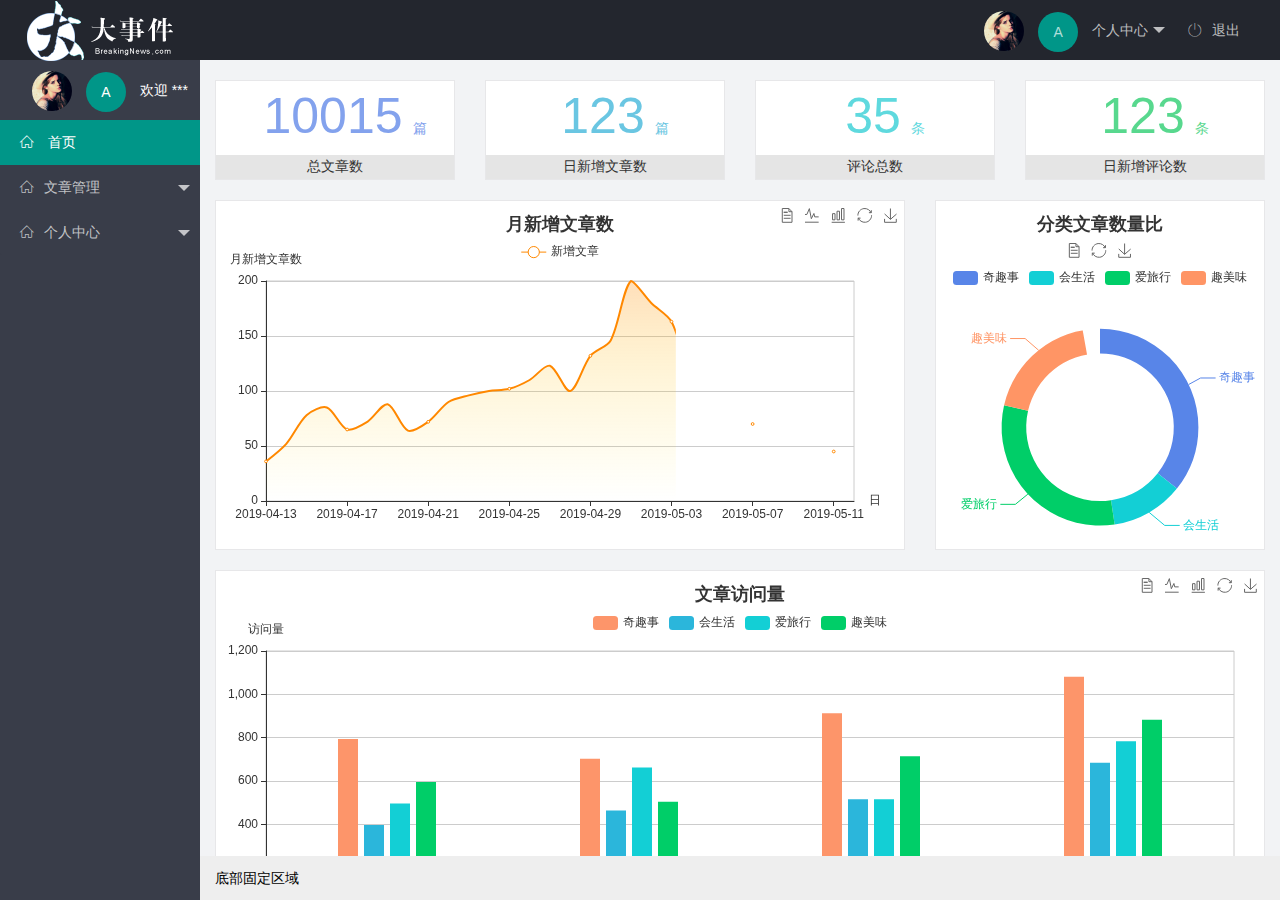
<file: index.html>
<!DOCTYPE html>
<html lang="en">

<head>
    <meta charset="UTF-8">
    <meta http-equiv="X-UA-Compatible" content="IE=edge">
    <meta name="viewport" content="width=device-width, initial-scale=1.0">
    <title>后台主页</title>
    <!-- 导入字体图标库 -->
    <link rel="stylesheet" href="./assets/fonts/iconfont.css">
    <!-- 导入layui的样式表 -->
    <link rel="stylesheet" href="./assets/lib/layui/css/layui.css">
    <!-- 导入自己的样式表 -->
    <link rel="stylesheet" href="./assets/css/index.css">
</head>

<body>
    <div class="layui-layout layui-layout-admin">
        <div class="layui-layout layui-layout-admin">
            <div class="layui-header">
                <div class="layui-logo">
                    <img src="./assets/images/logo.png" alt="" />
                </div>
                <!-- 头部区域（可配合layui已有的水平导航） -->
                <ul class="layui-nav layui-layout-right">
                    <li class="layui-nav-item">
                        <a href="javascript:;" class="userinfo">
                            <img src="./assets/images/sample.jpg" class="layui-nav-img" />
                            <span class="text-avatar">A</span>
                            个人中心
                        </a>
                        <dl class="layui-nav-child">
                            <dd><a href="./user/user_info.html" target="fm">基本资料</a></dd>
                            <dd><a href="./user/user_avatar.html" target="fm">更换头像</a></dd>
                            <dd><a href="./user/user_pwd.html" target="fm">重置密码</a></dd>
                        </dl>
                    </li>
                    <li class="layui-nav-item">
                        <a href="" id="btnLogout">
                            <span class="iconfont icon-tuichu"></span>退出
                        </a>
                    </li>
                </ul>
            </div>
            <div class="layui-side layui-bg-black">
                <div class="layui-side-scroll">
                    <div href="javascript:;" class="userinfo">
                        <img src="./assets/images/sample.jpg" class="layui-nav-img" />
                        <span class="text-avatar">A</span>
                        <span id="welcome">欢迎 ***</span>
                    </div>
                    <!-- 左侧导航区域（可配合layui已有的垂直导航） -->
                    <ul class="layui-nav layui-nav-tree" lay-shrink="all" lay-filter="test">
                        <li class="layui-nav-item layui-this"><a href="./home/dashboard.html" target="fm"> <span
                                    class="iconfont icon-home"></span>
                                首页</a></li>
                        <li class="layui-nav-item">
                            <a class="" href="javascript:;"><span class="iconfont icon-home"></span>文章管理</a>
                            <dl class="layui-nav-child">
                                <dd>
                                    <a href="javascript:;"><i class="layui-icon layui-icon-face-smile"></i> 文章类别</a>
                                </dd>
                                <dd>
                                    <a href="javascript:;"><i class="layui-icon layui-icon-face-smile"></i> 文章列表</a>
                                </dd>
                                <dd>
                                    <a href="javascript:;"><i class="layui-icon layui-icon-face-smile"></i> 发布文章</a>
                                </dd>
                            </dl>
                        </li>
                        <li class="layui-nav-item">
                            <a href="javascript:;"><span class="iconfont icon-home"></span>个人中心</a>
                            <dl class="layui-nav-child">
                                <dd>
                                    <a href="./user/user_info.html" target="fm"><i class="layui-icon layui-icon-face-smile"></i> 基本资料</a>
                                </dd>
                                <dd>
                                    <a href="./user/user_avatar.html" target="fm"><i class="layui-icon layui-icon-face-smile"></i> 更换头像</a>
                                </dd>
                                <dd>
                                    <a href="./user/user_pwd.html" target="fm"><i class="layui-icon layui-icon-face-smile"></i> 重置密码</a>
                                </dd>
                            </dl>
                        </li>
                    </ul>
                </div>
            </div>

            <div class="layui-body">
                <!-- 内容主体区域 -->
                <iframe name="fm" src="./home/dashboard.html" frameborder="0"></iframe>
            </div>

            <div class="layui-footer">
                <!-- 底部固定区域 -->
                底部固定区域
            </div>
        </div>

        <!-- 导入layui -->
        <script src="./assets/lib/layui/layui.all.js"></script>
        <!-- 导入jquery -->
        <script src="./assets/lib/jquery.js"></script>
        <!-- 导入baseAPI -->
        <script src="./assets/js/baseAPI.js"></script>
        <!-- 导入自己的js -->
        <script src="./assets/js/index.js"></script>
</body>

</html>
</file>
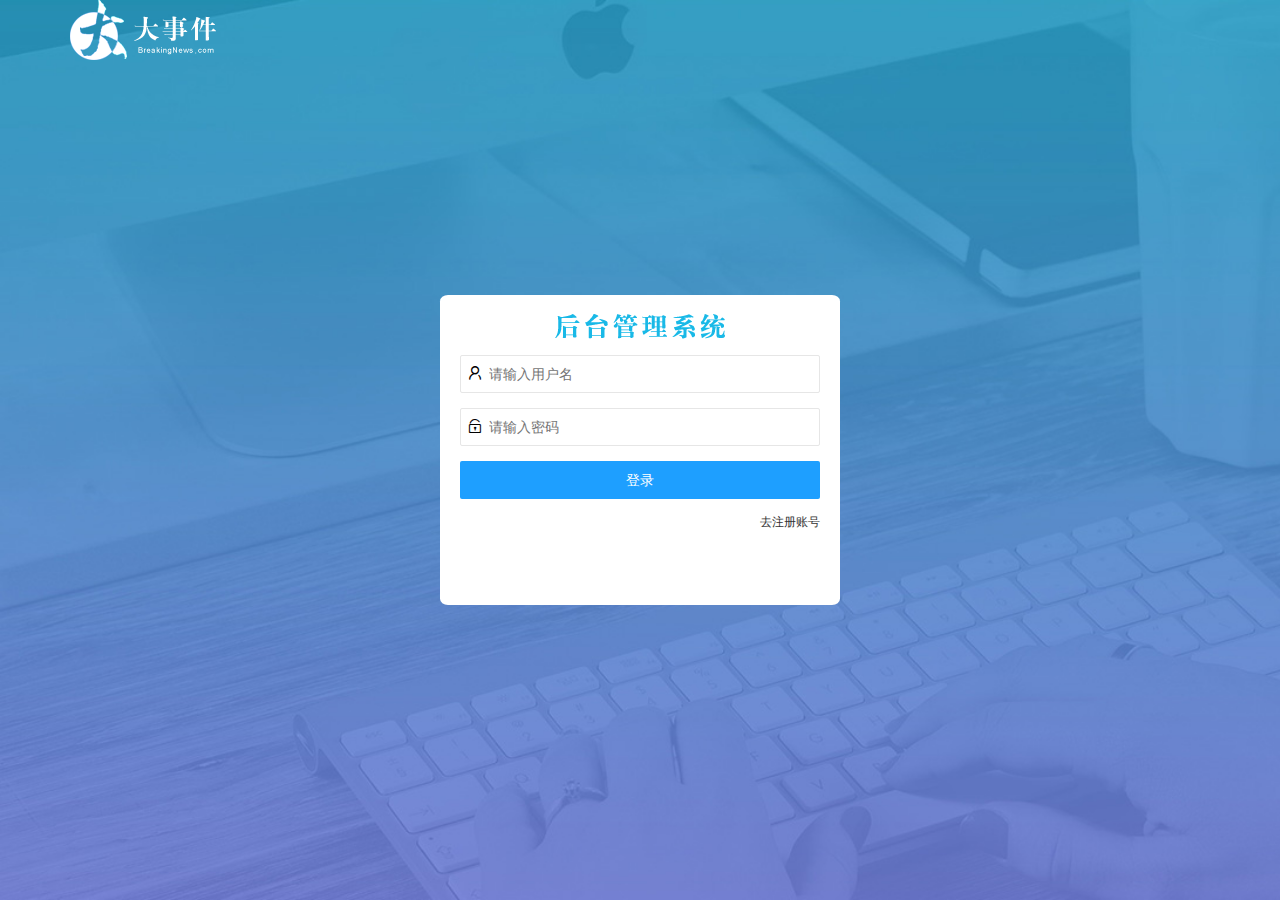
<file: login.html>
<!DOCTYPE html>
<html lang="en">
<head>
    <meta charset="UTF-8">
    <meta http-equiv="X-UA-Compatible" content="IE=edge">
    <meta name="viewport" content="width=device-width, initial-scale=1.0">
    <title>大事件-登录/注册</title>
    <!-- 引入layui的样式表 -->
    <link rel="stylesheet" href="./assets/lib/layui/css/layui.css">
    <!-- 引入自己的样式表 -->
    <link rel="stylesheet" href="./assets/css/login.css">
</head>
<body>
    <!-- 头部logo区域 -->
    <div class="layui-main">
        <img src="./assets/images/logo.png" alt="">
    </div>
    <!-- 登录注册区域 -->
    <div class="loginAndRegBox">
        <div class="title-box">
            <img src="./assets/images/login_title.png" alt="">
        </div>
        
        <!-- 登录盒子 -->
        <div class="login-box">
            <form class="layui-form" id="form_login">
                <!-- 输入用户名 -->
                <div class="layui-form-item">
                    <i class="layui-icon layui-icon-username"></i>  
                    <input type="text" name="username" required  lay-verify="required" placeholder="请输入用户名" autocomplete="off" class="layui-input">
                </div>
                <!-- 输入密码 -->
                <div class="layui-form-item">
                    <i class="layui-icon layui-icon-password"></i>
                    <input type="password" name="password" required  lay-verify="required|pwd" placeholder="请输入密码" autocomplete="off" class="layui-input">
                </div>
                <!-- 登录按钮 -->
                <div class="layui-form-item">
                    <button class="layui-btn layui-btn-normal layui-btn-fluid" lay-submit lay-filter="formDemo">登录</button>
                </div>
                <!-- 切换按钮 -->
                <div class="layui-form-item" id="links">
                    <a href="javascript:;" id="link_reg">去注册账号</a>
                </div> 
            </form>
        </div>

        <!-- 注册盒子 -->
        <div class="reg-box">
            <form class="layui-form" id="form_reg">
                <!-- 输入用户名 -->
                <div class="layui-form-item">
                    <i class="layui-icon layui-icon-username"></i>  
                    <input type="text" name="username" required  lay-verify="required" placeholder="请输入用户名" autocomplete="off" class="layui-input">
                </div>
                <!-- 输入密码 -->
                <div class="layui-form-item">
                    <i class="layui-icon layui-icon-password"></i>
                    <input type="password" name="password" required  lay-verify="required" placeholder="请输入密码" autocomplete="off" class="layui-input">
                </div>
                <!-- 再次输入密码 -->
                <div class="layui-form-item">
                    <i class="layui-icon layui-icon-password"></i>  
                    <input type="password" name="repassword" required  lay-verify="required|pwd|repwd" placeholder="请确认密码" autocomplete="off" class="layui-input">
                </div>
                <!-- 登录按钮 -->
                <div class="layui-form-item">
                    <button class="layui-btn layui-btn-normal layui-btn-fluid" lay-submit lay-filter="formDemo">注册</button>
                </div>
                <!-- 切换按钮 -->
                <div class="layui-form-item" id="links">
                    <a href="javascript:;" id="link_login">去登陆</a>
                </div> 
            </form>
            
        </div>
    </div>

    <!-- 导入jq的js文件 -->
    <script src="./assets/lib/jquery.js"></script>
    <!-- 导入baseAPI.js拼接url -->
    <script src="./assets/js/baseAPI.js"></script>
    <!-- 导入layui的js文件 -->
    <script src="./assets/lib/layui/layui.all.js"></script>
    <!-- 引入自己的js -->
    <script src="./assets/js/login.js"></script>
</body>
</html>
</file>
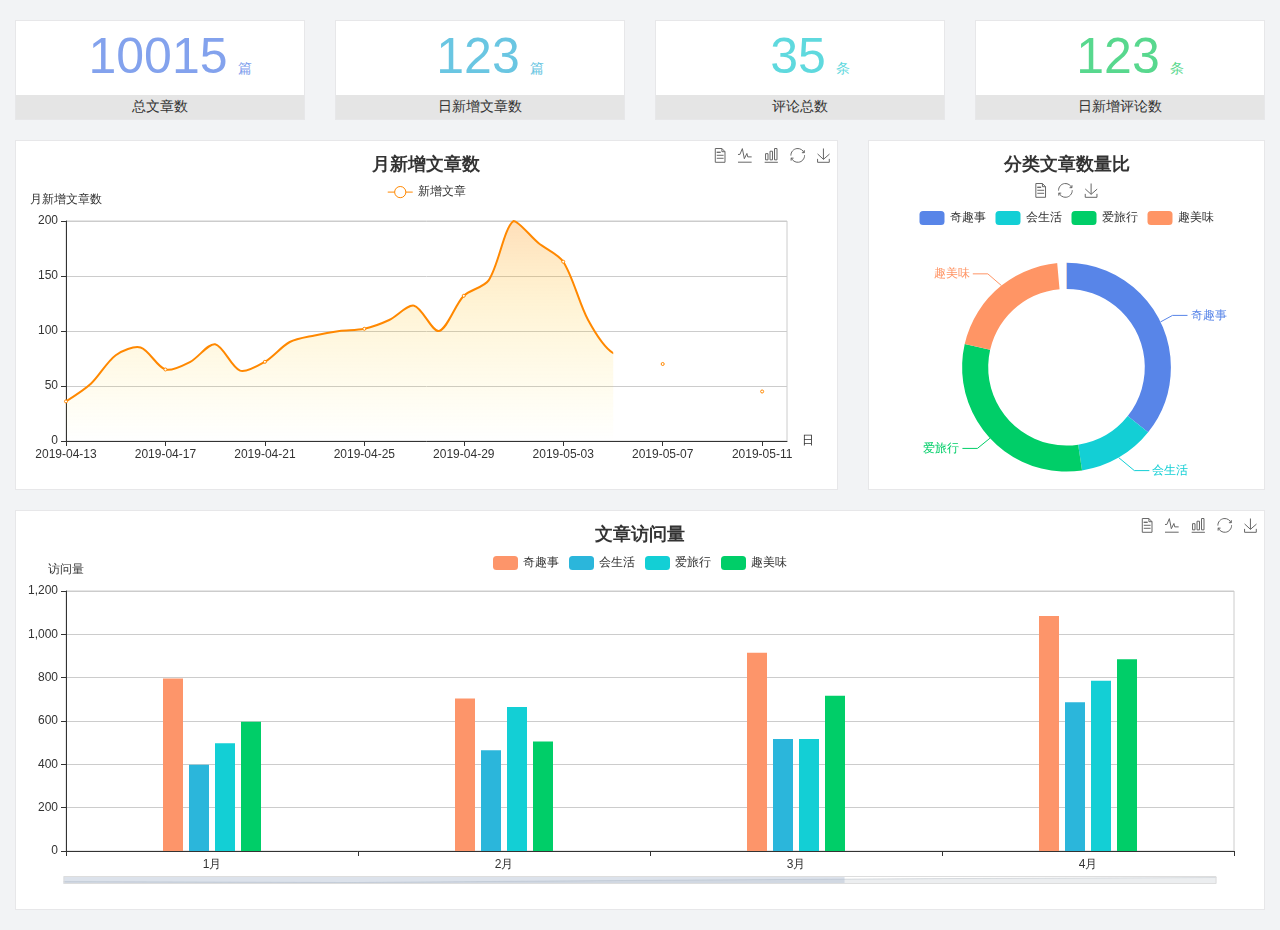
<file: home/dashboard.html>
<!DOCTYPE html>
<html lang="en">

<head>
  <meta charset="UTF-8">
  <meta name="viewport" content="width=device-width, initial-scale=1.0">
  <meta http-equiv="X-UA-Compatible" content="ie=edge">
  <title>图表统计</title>
  <link rel="stylesheet" href="../assets/lib/bootstrap.css" />
  <link rel="stylesheet" href="../assets/lib/main.css" />
  <script src="../assets/lib/jquery.js"></script>
  <script type="text/javascript" src="../assets/lib/echarts.min.js"></script>
</head>

<body>
  <div class="container-fluid">
    <div class="row spannel_list">
      <div class="col-sm-3 col-xs-6">
        <div class="spannel">
          <em>10015</em><span>篇</span>
          <b>总文章数</b>
        </div>
      </div>
      <div class="col-sm-3 col-xs-6">
        <div class="spannel scolor01">
          <em>123</em><span>篇</span>
          <b>日新增文章数</b>
        </div>
      </div>
      <div class="col-sm-3 col-xs-6">
        <div class="spannel scolor02">
          <em>35</em><span>条</span>
          <b>评论总数</b>
        </div>
      </div>
      <div class="col-sm-3 col-xs-6">
        <div class="spannel scolor03">
          <em>123</em><span>条</span>
          <b>日新增评论数</b>
        </div>
      </div>
    </div>
  </div>

  <div class="container-fluid">
    <div class="row curve-pie">
      <div class="col-lg-8 col-md-8">
        <div class="gragh_pannel" id="curve_show"></div>
      </div>
      <div class="col-lg-4 col-md-4">
        <div class="gragh_pannel" id="pie_show"></div>
      </div>
    </div>
  </div>

  <div class="container-fluid">
    <div class="column_pannel" id="column_show"></div>
  </div>

  <script>
    var oChart = echarts.init(document.getElementById('curve_show'));
    var aList_all = [
      { 'count': 36, 'date': '2019-04-13' },
      { 'count': 52, 'date': '2019-04-14' },
      { 'count': 78, 'date': '2019-04-15' },
      { 'count': 85, 'date': '2019-04-16' },
      { 'count': 65, 'date': '2019-04-17' },
      { 'count': 72, 'date': '2019-04-18' },
      { 'count': 88, 'date': '2019-04-19' },
      { 'count': 64, 'date': '2019-04-20' },
      { 'count': 72, 'date': '2019-04-21' },
      { 'count': 90, 'date': '2019-04-22' },
      { 'count': 96, 'date': '2019-04-23' },
      { 'count': 100, 'date': '2019-04-24' },
      { 'count': 102, 'date': '2019-04-25' },
      { 'count': 110, 'date': '2019-04-26' },
      { 'count': 123, 'date': '2019-04-27' },
      { 'count': 100, 'date': '2019-04-28' },
      { 'count': 132, 'date': '2019-04-29' },
      { 'count': 146, 'date': '2019-04-30' },
      { 'count': 200, 'date': '2019-05-01' },
      { 'count': 180, 'date': '2019-05-02' },
      { 'count': 163, 'date': '2019-05-03' },
      { 'count': 110, 'date': '2019-05-04' },
      { 'count': 80, 'date': '2019-05-05' },
      { 'count': 82, 'date': '2019-05-06' },
      { 'count': 70, 'date': '2019-05-07' },
      { 'count': 65, 'date': '2019-05-08' },
      { 'count': 54, 'date': '2019-05-09' },
      { 'count': 40, 'date': '2019-05-10' },
      { 'count': 45, 'date': '2019-05-11' },
      { 'count': 38, 'date': '2019-05-12' },
    ];

    let aCount = [];
    let aDate = [];

    for (var i = 0; i < aList_all.length; i++) {
      aCount.push(aList_all[i].count);
      aDate.push(aList_all[i].date);
    }

    var chartopt = {
      title: {
        text: '月新增文章数',
        left: 'center',
        top: '10'
      },
      tooltip: {
        trigger: 'axis'
      },
      legend: {
        data: ['新增文章'],
        top: '40'
      },
      toolbox: {
        show: true,
        feature: {
          mark: { show: true },
          dataView: { show: true, readOnly: false },
          magicType: { show: true, type: ['line', 'bar'] },
          restore: { show: true },
          saveAsImage: { show: true }
        }
      },
      calculable: true,
      xAxis: [
        {
          name: '日',
          type: 'category',
          boundaryGap: false,
          data: aDate
        }
      ],
      yAxis: [
        {
          name: '月新增文章数',
          type: 'value'
        }
      ],
      series: [
        {
          name: '新增文章',
          type: 'line',
          smooth: true,
          itemStyle: { normal: { areaStyle: { type: 'default' }, color: '#f80' }, lineStyle: { color: '#f80' } },
          data: aCount
        }],
      areaStyle: {
        normal: {
          color: new echarts.graphic.LinearGradient(0, 0, 0, 1, [{
            offset: 0,
            color: 'rgba(255,136,0,0.39)'
          }, {
            offset: .34,
            color: 'rgba(255,180,0,0.25)'
          }, {
            offset: 1,
            color: 'rgba(255,222,0,0.00)'
          }])

        }
      },
      grid: {
        show: true,
        x: 50,
        x2: 50,
        y: 80,
        height: 220
      }
    };

    oChart.setOption(chartopt);


    var oPie = echarts.init(document.getElementById('pie_show'));
    var oPieopt =
    {
      title: {
        top: 10,
        text: '分类文章数量比',
        x: 'center'
      },
      tooltip: {
        trigger: 'item',
        formatter: "{a} <br/>{b} : {c} ({d}%)"
      },
      color: ['#5885e8', '#13cfd5', '#00ce68', '#ff9565'],
      legend: {
        x: 'center',
        top: 65,
        data: ['奇趣事', '会生活', '爱旅行', '趣美味']
      },
      toolbox: {
        show: true,
        x: 'center',
        top: 35,
        feature: {
          mark: { show: true },
          dataView: { show: true, readOnly: false },
          magicType: {
            show: true,
            type: ['pie', 'funnel'],
            option: {
              funnel: {
                x: '25%',
                width: '50%',
                funnelAlign: 'left',
                max: 1548
              }
            }
          },
          restore: { show: true },
          saveAsImage: { show: true }
        }
      },
      calculable: true,
      series: [
        {
          name: '访问来源',
          type: 'pie',
          radius: ['45%', '60%'],
          center: ['50%', '65%'],
          data: [
            { value: 300, name: '奇趣事' },
            { value: 100, name: '会生活' },
            { value: 260, name: '爱旅行' },
            { value: 180, name: '趣美味' }
          ]
        }
      ]
    };
    oPie.setOption(oPieopt);



    var oColumn = this.echarts.init(document.getElementById('column_show'));
    var oColumnopt =
    {
      title: {
        text: '文章访问量',
        left: 'center',
        top: '10'
      },
      tooltip: {
        trigger: 'axis'
      },
      legend: {
        data: ['奇趣事', '会生活', '爱旅行', '趣美味'],
        top: '40'
      },
      toolbox: {
        show: true,
        feature: {
          mark: { show: true },
          dataView: { show: true, readOnly: false },
          magicType: { show: true, type: ['line', 'bar'] },
          restore: { show: true },
          saveAsImage: { show: true }
        }
      },
      calculable: true,
      xAxis: [
        {
          type: 'category',
          data: ['1月', '2月', '3月', '4月', '5月']
        }
      ],
      yAxis: [
        {
          name: '访问量',
          type: 'value'
        }
      ],
      series: [
        {
          name: '奇趣事',
          type: 'bar',
          barWidth: 20,
          itemStyle: {
            normal: { areaStyle: { type: 'default' }, color: '#fd956a' }
          },
          data: [800, 708, 920, 1090, 1200]
        },
        {
          name: '会生活',
          type: 'bar',
          barWidth: 20,
          itemStyle: {
            normal: { areaStyle: { type: 'default' }, color: '#2bb6db' }
          },
          data: [400, 468, 520, 690, 800]
        },
        {
          name: '爱旅行',
          type: 'bar',
          barWidth: 20,
          itemStyle: {
            normal: { areaStyle: { type: 'default' }, color: '#13cfd5' }
          },
          data: [500, 668, 520, 790, 900]
        },
        {
          name: '趣美味',
          type: 'bar',
          barWidth: 20,
          itemStyle: {
            normal: { areaStyle: { type: 'default' }, color: '#00ce68' }
          },
          data: [600, 508, 720, 890, 1000]
        }
      ],
      grid: {
        show: true,
        x: 50,
        x2: 30,
        y: 80,
        height: 260
      },
      dataZoom: [//给x轴设置滚动条
        {
          start: 0,//默认为0
          end: 100 - 1000 / 31,//默认为100
          type: 'slider',
          show: true,
          xAxisIndex: [0],
          handleSize: 0,//滑动条的 左右2个滑动条的大小
          height: 8,//组件高度
          left: 45, //左边的距离
          right: 50,//右边的距离
          bottom: 26,//右边的距离
          handleColor: '#ddd',//h滑动图标的颜色
          handleStyle: {
            borderColor: "#cacaca",
            borderWidth: "1",
            shadowBlur: 2,
            background: "#ddd",
            shadowColor: "#ddd",
          }
        }]
    };
    oColumn.setOption(oColumnopt);
  </script>
</body>

</html>
</file>
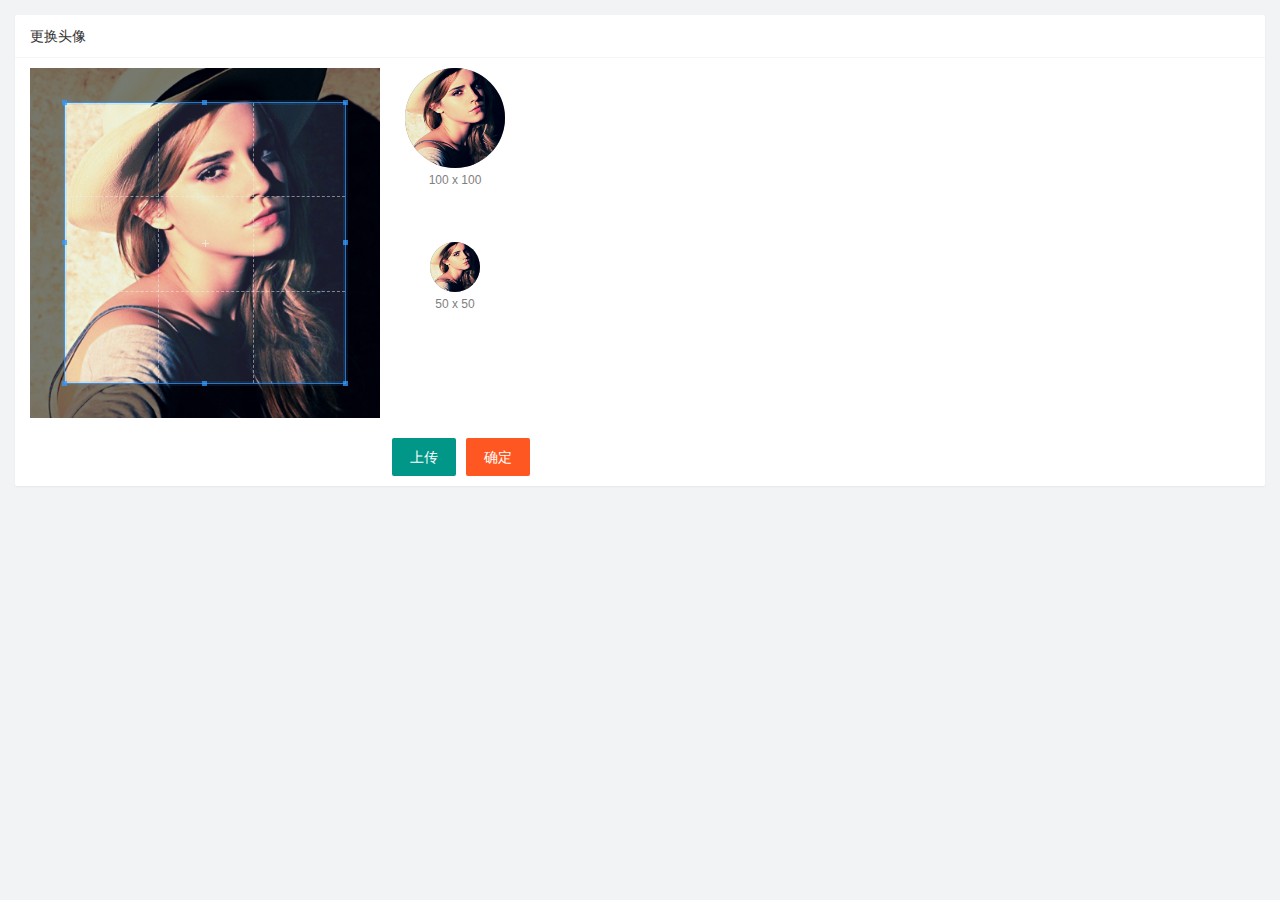
<file: user/user_avatar.html>
<!DOCTYPE html>
<html lang="en">

<head>
    <meta charset="UTF-8">
    <meta http-equiv="X-UA-Compatible" content="IE=edge">
    <meta name="viewport" content="width=device-width, initial-scale=1.0">
    <title>Document</title>
    <link rel="stylesheet" href="../assets/lib/layui/css/layui.css">
    <link rel="stylesheet" href="../assets/lib/cropper/cropper.css">
    <link rel="stylesheet" href="../assets/css/user/user_avatar.css">
</head>

<body>
    <!-- 卡片区域 -->
    <div class="layui-card">
        <div class="layui-card-header">更换头像</div>
        <div class="layui-card-body">
            <!-- 第一行的图片裁剪和预览区域 -->
            <div class="row1">
                <!-- 图片裁剪区域 -->
                <div class="cropper-box">
                    <!-- 这个 img 标签很重要，将来会把它初始化为裁剪区域 -->
                    <img id="image" src="../assets/images/sample.jpg" />
                </div>
                <!-- 图片的预览区域 -->
                <div class="preview-box">
                    <div>
                        <!-- 宽高为 100px 的预览区域 -->
                        <div class="img-preview w100"></div>
                        <p class="size">100 x 100</p>
                    </div>
                    <div>
                        <!-- 宽高为 50px 的预览区域 -->
                        <div class="img-preview w50"></div>
                        <p class="size">50 x 50</p>
                    </div>
                </div>
            </div>

            <!-- 第二行的按钮区域 -->
            <div class="row2">
                <input type="file" id="file_pic" accept="image/png,image/jpg,image/jpeg">
                <button type="button" class="layui-btn" id="btnChooseImg">上传</button>
                <button type="button" class="layui-btn layui-btn-danger" id="btnUpload">确定</button>
            </div>
        </div>
    </div>

    <!-- 导入layui -->
    <script src="../assets/lib/layui/layui.all.js"></script>
    <!-- 导入jquery -->
    <script src="../assets/lib/jquery.js"></script>
    <script src="../assets/lib/cropper/Cropper.js"></script>
    <script src="../assets/lib/cropper/jquery-cropper.js"></script>
    <!-- 导入baseAPI -->
    <script src="../assets/js/baseAPI.js"></script>
    <!-- 导入自己的js -->
    <script src="../assets/js/user/user_avatar.js"></script>
</body>

</html>
</file>
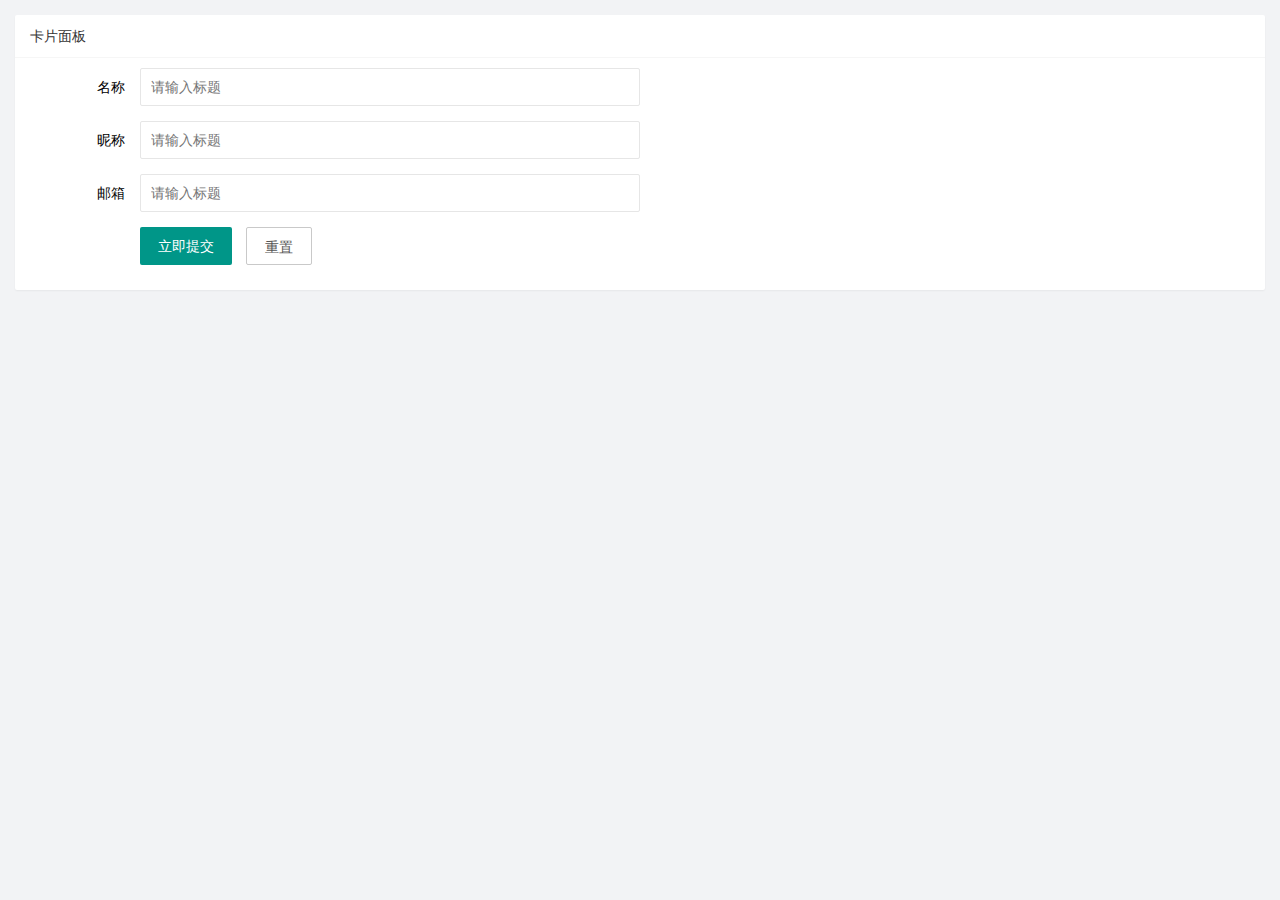
<file: user/user_info.html>
<!DOCTYPE html>
<html lang="en">

<head>
    <meta charset="UTF-8">
    <meta http-equiv="X-UA-Compatible" content="IE=edge">
    <meta name="viewport" content="width=device-width, initial-scale=1.0">
    <title>Document</title>
    <!-- 导入layui -->
    <link rel="stylesheet" href="../assets/lib/layui/css/layui.css">
    <!-- 导入自己css -->
    <link rel="stylesheet" href="../assets/css/user/user_info.css">
</head>

<body>
    <div class="layui-card">
        <div class="layui-card-header">卡片面板</div>
        <div class="layui-card-body">
            <form class="layui-form" lay-filter="formUserInfo">
                <input type="hidden" name="id">
                <div class="layui-form-item">
                    <label class="layui-form-label">名称</label>
                    <div class="layui-input-block">
                        <input type="text" name="username" required lay-verify="required" placeholder="请输入标题"
                            autocomplete="off" class="layui-input">
                    </div>
                </div>
                <div class="layui-form-item">
                    <label class="layui-form-label">昵称</label>
                    <div class="layui-input-block">
                        <input type="text" name="nickname" required lay-verify="required|nickname" placeholder="请输入标题"
                            autocomplete="off" class="layui-input">
                    </div>
                </div>
                <div class="layui-form-item">
                    <label class="layui-form-label">邮箱</label>
                    <div class="layui-input-block">
                        <input type="text" name="email" required lay-verify="required|email" placeholder="请输入标题"
                            autocomplete="off" class="layui-input">
                    </div>
                </div>
                <div class="layui-form-item">
                    <div class="layui-input-block">
                      <button class="layui-btn" lay-submit lay-filter="formDemo">立即提交</button>
                      <button type="reset" class="layui-btn layui-btn-primary" id="btnRst">重置</button>
                    </div>
                  </div>
            </form>
        </div>
    </div>

    <!-- 导入layui -->
    <script src="../assets/lib/layui/layui.all.js"></script>
    <!-- 导入jquery -->
    <script src="../assets/lib/jquery.js"></script>
    <!-- 导入baseAPI -->
    <script src="../assets/js/baseAPI.js"></script>
    <!-- 导入自己的js -->
    <script src="../assets/js/user/user_info.js"></script>
</body>

</html>
</file>
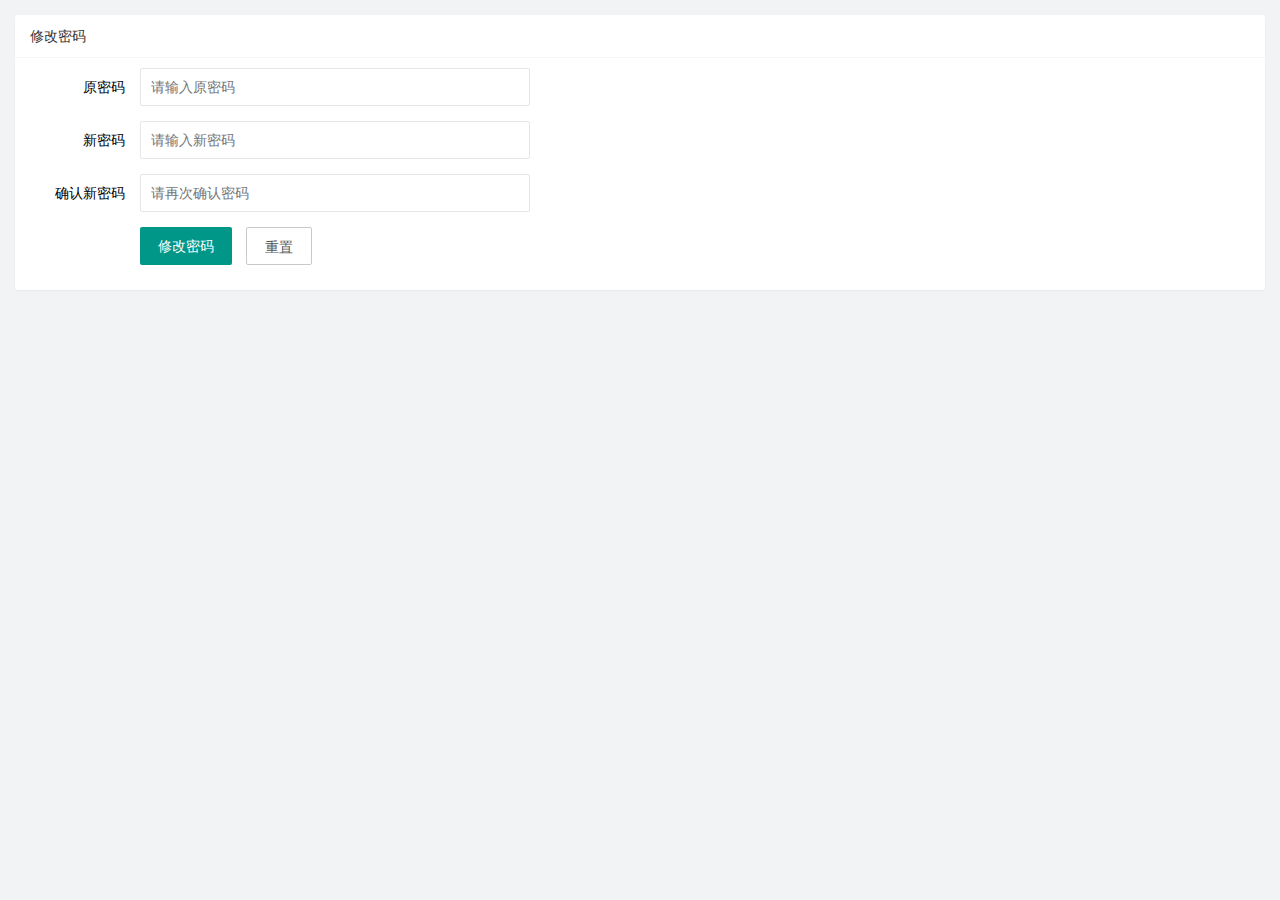
<file: user/user_pwd.html>
<!DOCTYPE html>
<html lang="en">

<head>
    <meta charset="UTF-8">
    <meta http-equiv="X-UA-Compatible" content="IE=edge">
    <meta name="viewport" content="width=device-width, initial-scale=1.0">
    <title>Document</title>
    <link rel="stylesheet" href="../assets/lib/layui/css/layui.css">
    <link rel="stylesheet" href="../assets/css/user/user_pwd.css">
</head>

<body>
    <!-- 卡片区域 -->
    <div class="layui-card">
        <div class="layui-card-header">修改密码</div>
        <div class="layui-card-body">
            <form class="layui-form">
                <div class="layui-form-item">
                    <label class="layui-form-label">原密码</label>
                    <div class="layui-input-block">
                        <input type="password" name="oldPwd" required lay-verify="required" placeholder="请输入原密码"
                            autocomplete="off" class="layui-input" />
                    </div>
                </div>
                <div class="layui-form-item">
                    <label class="layui-form-label">新密码</label>
                    <div class="layui-input-block">
                        <input type="password" name="newPwd" required lay-verify="required|pwd|samePwd" placeholder="请输入新密码"
                            autocomplete="off" class="layui-input" />
                    </div>
                </div>
                <div class="layui-form-item">
                    <label class="layui-form-label">确认新密码</label>
                    <div class="layui-input-block">
                        <input type="password" name="rePwd" required lay-verify="required|confirm" placeholder="请再次确认密码"
                            autocomplete="off" class="layui-input" />
                    </div>
                </div>
                <div class="layui-form-item">
                    <div class="layui-input-block">
                        <button class="layui-btn" lay-submit lay-filter="formDemo">修改密码</button>
                        <button type="reset" class="layui-btn layui-btn-primary" id="btnRst">重置</button>
                    </div>
                </div>
            </form>
        </div>
    </div>

    <!-- 导入layui -->
    <script src="../assets/lib/layui/layui.all.js"></script>
    <!-- 导入jquery -->
    <script src="../assets/lib/jquery.js"></script>
    <!-- 导入baseAPI -->
    <script src="../assets/js/baseAPI.js"></script>
    <!-- 导入自己的js -->
    <script src="../assets/js/user/user_pwd.js"></script>
</body>

</html>
</file>
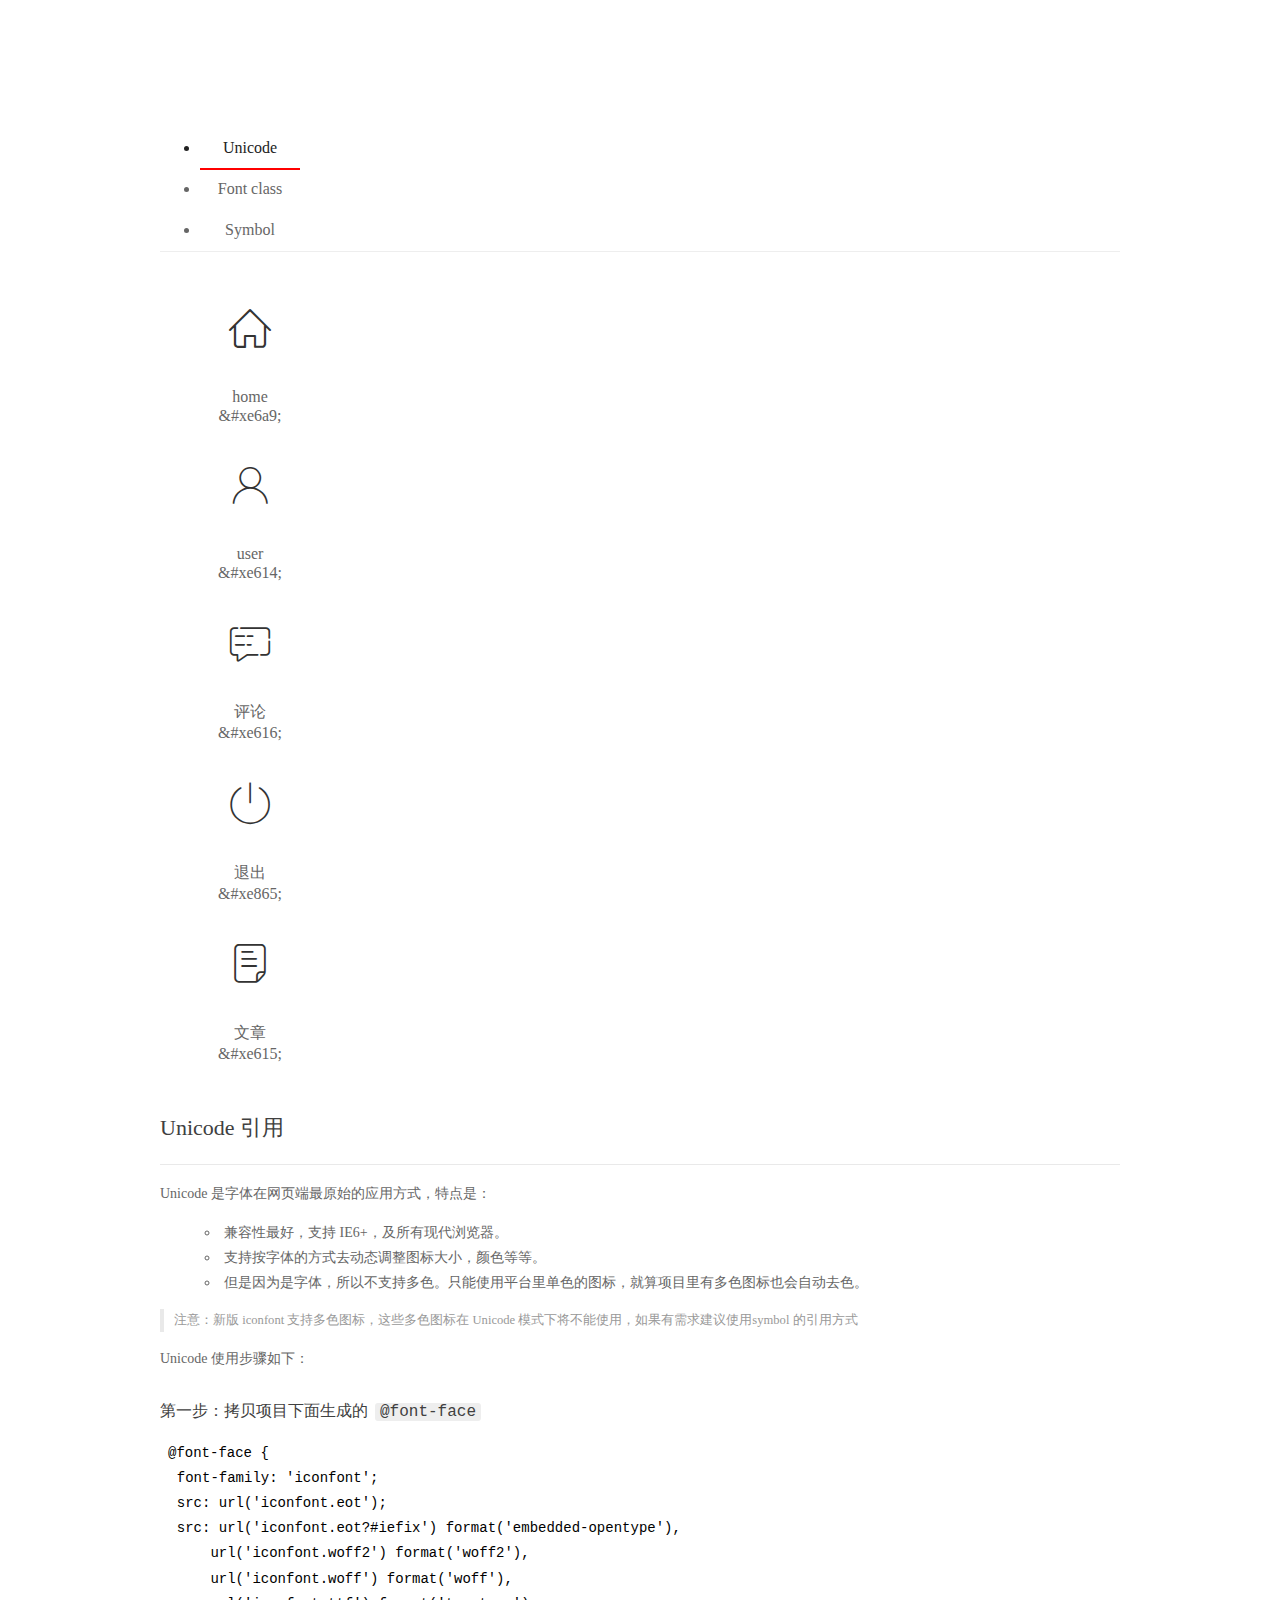
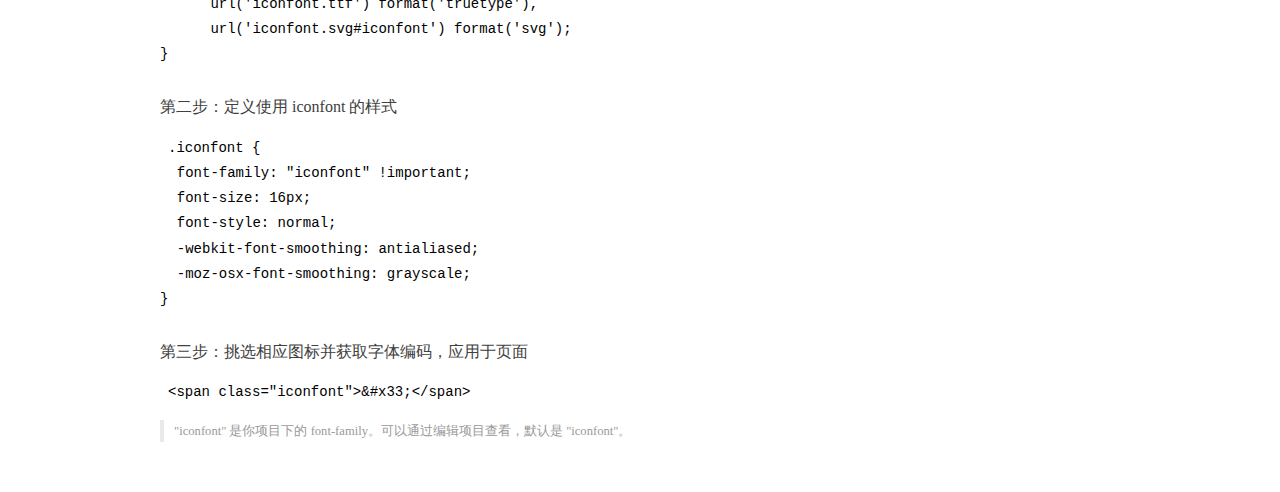
<file: assets/fonts/demo_index.html>
<!DOCTYPE html>
<html>
<head>
  <meta charset="utf-8"/>
  <title>IconFont Demo</title>
  <link rel="shortcut icon" href="https://gtms04.alicdn.com/tps/i4/TB1_oz6GVXXXXaFXpXXJDFnIXXX-64-64.ico" type="image/x-icon"/>
  <link rel="stylesheet" href="https://g.alicdn.com/thx/cube/1.3.2/cube.min.css">
  <link rel="stylesheet" href="demo.css">
  <link rel="stylesheet" href="iconfont.css">
  <script src="iconfont.js"></script>
  <!-- jQuery -->
  <script src="https://a1.alicdn.com/oss/uploads/2018/12/26/7bfddb60-08e8-11e9-9b04-53e73bb6408b.js"></script>
  <!-- 代码高亮 -->
  <script src="https://a1.alicdn.com/oss/uploads/2018/12/26/a3f714d0-08e6-11e9-8a15-ebf944d7534c.js"></script>
</head>
<body>
  <div class="main">
    <h1 class="logo"><a href="https://www.iconfont.cn/" title="iconfont 首页" target="_blank">&#xe86b;</a></h1>
    <div class="nav-tabs">
      <ul id="tabs" class="dib-box">
        <li class="dib active"><span>Unicode</span></li>
        <li class="dib"><span>Font class</span></li>
        <li class="dib"><span>Symbol</span></li>
      </ul>
      
    </div>
    <div class="tab-container">
      <div class="content unicode" style="display: block;">
          <ul class="icon_lists dib-box">
          
            <li class="dib">
              <span class="icon iconfont">&#xe6a9;</span>
                <div class="name">home</div>
                <div class="code-name">&amp;#xe6a9;</div>
              </li>
          
            <li class="dib">
              <span class="icon iconfont">&#xe614;</span>
                <div class="name">user</div>
                <div class="code-name">&amp;#xe614;</div>
              </li>
          
            <li class="dib">
              <span class="icon iconfont">&#xe616;</span>
                <div class="name">评论</div>
                <div class="code-name">&amp;#xe616;</div>
              </li>
          
            <li class="dib">
              <span class="icon iconfont">&#xe865;</span>
                <div class="name">退出</div>
                <div class="code-name">&amp;#xe865;</div>
              </li>
          
            <li class="dib">
              <span class="icon iconfont">&#xe615;</span>
                <div class="name">文章</div>
                <div class="code-name">&amp;#xe615;</div>
              </li>
          
          </ul>
          <div class="article markdown">
          <h2 id="unicode-">Unicode 引用</h2>
          <hr>

          <p>Unicode 是字体在网页端最原始的应用方式，特点是：</p>
          <ul>
            <li>兼容性最好，支持 IE6+，及所有现代浏览器。</li>
            <li>支持按字体的方式去动态调整图标大小，颜色等等。</li>
            <li>但是因为是字体，所以不支持多色。只能使用平台里单色的图标，就算项目里有多色图标也会自动去色。</li>
          </ul>
          <blockquote>
            <p>注意：新版 iconfont 支持多色图标，这些多色图标在 Unicode 模式下将不能使用，如果有需求建议使用symbol 的引用方式</p>
          </blockquote>
          <p>Unicode 使用步骤如下：</p>
          <h3 id="-font-face">第一步：拷贝项目下面生成的 <code>@font-face</code></h3>
<pre><code class="language-css"
>@font-face {
  font-family: 'iconfont';
  src: url('iconfont.eot');
  src: url('iconfont.eot?#iefix') format('embedded-opentype'),
      url('iconfont.woff2') format('woff2'),
      url('iconfont.woff') format('woff'),
      url('iconfont.ttf') format('truetype'),
      url('iconfont.svg#iconfont') format('svg');
}
</code></pre>
          <h3 id="-iconfont-">第二步：定义使用 iconfont 的样式</h3>
<pre><code class="language-css"
>.iconfont {
  font-family: "iconfont" !important;
  font-size: 16px;
  font-style: normal;
  -webkit-font-smoothing: antialiased;
  -moz-osx-font-smoothing: grayscale;
}
</code></pre>
          <h3 id="-">第三步：挑选相应图标并获取字体编码，应用于页面</h3>
<pre>
<code class="language-html"
>&lt;span class="iconfont"&gt;&amp;#x33;&lt;/span&gt;
</code></pre>
          <blockquote>
            <p>"iconfont" 是你项目下的 font-family。可以通过编辑项目查看，默认是 "iconfont"。</p>
          </blockquote>
          </div>
      </div>
      <div class="content font-class">
        <ul class="icon_lists dib-box">
          
          <li class="dib">
            <span class="icon iconfont icon-home"></span>
            <div class="name">
              home
            </div>
            <div class="code-name">.icon-home
            </div>
          </li>
          
          <li class="dib">
            <span class="icon iconfont icon-user"></span>
            <div class="name">
              user
            </div>
            <div class="code-name">.icon-user
            </div>
          </li>
          
          <li class="dib">
            <span class="icon iconfont icon-pinglun"></span>
            <div class="name">
              评论
            </div>
            <div class="code-name">.icon-pinglun
            </div>
          </li>
          
          <li class="dib">
            <span class="icon iconfont icon-tuichu"></span>
            <div class="name">
              退出
            </div>
            <div class="code-name">.icon-tuichu
            </div>
          </li>
          
          <li class="dib">
            <span class="icon iconfont icon-16"></span>
            <div class="name">
              文章
            </div>
            <div class="code-name">.icon-16
            </div>
          </li>
          
        </ul>
        <div class="article markdown">
        <h2 id="font-class-">font-class 引用</h2>
        <hr>

        <p>font-class 是 Unicode 使用方式的一种变种，主要是解决 Unicode 书写不直观，语意不明确的问题。</p>
        <p>与 Unicode 使用方式相比，具有如下特点：</p>
        <ul>
          <li>兼容性良好，支持 IE8+，及所有现代浏览器。</li>
          <li>相比于 Unicode 语意明确，书写更直观。可以很容易分辨这个 icon 是什么。</li>
          <li>因为使用 class 来定义图标，所以当要替换图标时，只需要修改 class 里面的 Unicode 引用。</li>
          <li>不过因为本质上还是使用的字体，所以多色图标还是不支持的。</li>
        </ul>
        <p>使用步骤如下：</p>
        <h3 id="-fontclass-">第一步：引入项目下面生成的 fontclass 代码：</h3>
<pre><code class="language-html">&lt;link rel="stylesheet" href="./iconfont.css"&gt;
</code></pre>
        <h3 id="-">第二步：挑选相应图标并获取类名，应用于页面：</h3>
<pre><code class="language-html">&lt;span class="iconfont icon-xxx"&gt;&lt;/span&gt;
</code></pre>
        <blockquote>
          <p>"
            iconfont" 是你项目下的 font-family。可以通过编辑项目查看，默认是 "iconfont"。</p>
        </blockquote>
      </div>
      </div>
      <div class="content symbol">
          <ul class="icon_lists dib-box">
          
            <li class="dib">
                <svg class="icon svg-icon" aria-hidden="true">
                  <use xlink:href="#icon-home"></use>
                </svg>
                <div class="name">home</div>
                <div class="code-name">#icon-home</div>
            </li>
          
            <li class="dib">
                <svg class="icon svg-icon" aria-hidden="true">
                  <use xlink:href="#icon-user"></use>
                </svg>
                <div class="name">user</div>
                <div class="code-name">#icon-user</div>
            </li>
          
            <li class="dib">
                <svg class="icon svg-icon" aria-hidden="true">
                  <use xlink:href="#icon-pinglun"></use>
                </svg>
                <div class="name">评论</div>
                <div class="code-name">#icon-pinglun</div>
            </li>
          
            <li class="dib">
                <svg class="icon svg-icon" aria-hidden="true">
                  <use xlink:href="#icon-tuichu"></use>
                </svg>
                <div class="name">退出</div>
                <div class="code-name">#icon-tuichu</div>
            </li>
          
            <li class="dib">
                <svg class="icon svg-icon" aria-hidden="true">
                  <use xlink:href="#icon-16"></use>
                </svg>
                <div class="name">文章</div>
                <div class="code-name">#icon-16</div>
            </li>
          
          </ul>
          <div class="article markdown">
          <h2 id="symbol-">Symbol 引用</h2>
          <hr>

          <p>这是一种全新的使用方式，应该说这才是未来的主流，也是平台目前推荐的用法。相关介绍可以参考这篇<a href="">文章</a>
            这种用法其实是做了一个 SVG 的集合，与另外两种相比具有如下特点：</p>
          <ul>
            <li>支持多色图标了，不再受单色限制。</li>
            <li>通过一些技巧，支持像字体那样，通过 <code>font-size</code>, <code>color</code> 来调整样式。</li>
            <li>兼容性较差，支持 IE9+，及现代浏览器。</li>
            <li>浏览器渲染 SVG 的性能一般，还不如 png。</li>
          </ul>
          <p>使用步骤如下：</p>
          <h3 id="-symbol-">第一步：引入项目下面生成的 symbol 代码：</h3>
<pre><code class="language-html">&lt;script src="./iconfont.js"&gt;&lt;/script&gt;
</code></pre>
          <h3 id="-css-">第二步：加入通用 CSS 代码（引入一次就行）：</h3>
<pre><code class="language-html">&lt;style&gt;
.icon {
  width: 1em;
  height: 1em;
  vertical-align: -0.15em;
  fill: currentColor;
  overflow: hidden;
}
&lt;/style&gt;
</code></pre>
          <h3 id="-">第三步：挑选相应图标并获取类名，应用于页面：</h3>
<pre><code class="language-html">&lt;svg class="icon" aria-hidden="true"&gt;
  &lt;use xlink:href="#icon-xxx"&gt;&lt;/use&gt;
&lt;/svg&gt;
</code></pre>
          </div>
      </div>

    </div>
  </div>
  <script>
  $(document).ready(function () {
      $('.tab-container .content:first').show()

      $('#tabs li').click(function (e) {
        var tabContent = $('.tab-container .content')
        var index = $(this).index()

        if ($(this).hasClass('active')) {
          return
        } else {
          $('#tabs li').removeClass('active')
          $(this).addClass('active')

          tabContent.hide().eq(index).fadeIn()
        }
      })
    })
  </script>
</body>
</html>
</file>
<file: assets/fonts/iconfont.css>
@font-face {font-family: "iconfont";
  src: url('iconfont.eot?t=1576139966484'); /* IE9 */
  src: url('iconfont.eot?t=1576139966484#iefix') format('embedded-opentype'), /* IE6-IE8 */
  url('[data-uri]') format('woff2'),
  url('iconfont.woff?t=1576139966484') format('woff'),
  url('iconfont.ttf?t=1576139966484') format('truetype'), /* chrome, firefox, opera, Safari, Android, iOS 4.2+ */
  url('iconfont.svg?t=1576139966484#iconfont') format('svg'); /* iOS 4.1- */
}

.iconfont {
  font-family: "iconfont" !important;
  font-size: 16px;
  font-style: normal;
  -webkit-font-smoothing: antialiased;
  -moz-osx-font-smoothing: grayscale;
}

.icon-home:before {
  content: "\e6a9";
}

.icon-user:before {
  content: "\e614";
}

.icon-pinglun:before {
  content: "\e616";
}

.icon-tuichu:before {
  content: "\e865";
}

.icon-16:before {
  content: "\e615";
}
</file>
<file: assets/lib/layui/css/layui.css>
/** layui-v2.5.5 MIT License By https://www.layui.com */
 .layui-inline,img{display:inline-block;vertical-align:middle}h1,h2,h3,h4,h5,h6{font-weight:400}.layui-edge,.layui-header,.layui-inline,.layui-main{position:relative}.layui-body,.layui-edge,.layui-elip{overflow:hidden}.layui-btn,.layui-edge,.layui-inline,img{vertical-align:middle}.layui-btn,.layui-disabled,.layui-icon,.layui-unselect{-moz-user-select:none;-webkit-user-select:none;-ms-user-select:none}.layui-elip,.layui-form-checkbox span,.layui-form-pane .layui-form-label{text-overflow:ellipsis;white-space:nowrap}.layui-breadcrumb,.layui-tree-btnGroup{visibility:hidden}blockquote,body,button,dd,div,dl,dt,form,h1,h2,h3,h4,h5,h6,input,li,ol,p,pre,td,textarea,th,ul{margin:0;padding:0;-webkit-tap-highlight-color:rgba(0,0,0,0)}a:active,a:hover{outline:0}img{border:none}li{list-style:none}table{border-collapse:collapse;border-spacing:0}h4,h5,h6{font-size:100%}button,input,optgroup,option,select,textarea{font-family:inherit;font-size:inherit;font-style:inherit;font-weight:inherit;outline:0}pre{white-space:pre-wrap;white-space:-moz-pre-wrap;white-space:-pre-wrap;white-space:-o-pre-wrap;word-wrap:break-word}body{line-height:24px;font:14px Helvetica Neue,Helvetica,PingFang SC,Tahoma,Arial,sans-serif}hr{height:1px;margin:10px 0;border:0;clear:both}a{color:#333;text-decoration:none}a:hover{color:#777}a cite{font-style:normal;*cursor:pointer}.layui-border-box,.layui-border-box *{box-sizing:border-box}.layui-box,.layui-box *{box-sizing:content-box}.layui-clear{clear:both;*zoom:1}.layui-clear:after{content:'\20';clear:both;*zoom:1;display:block;height:0}.layui-inline{*display:inline;*zoom:1}.layui-edge{display:inline-block;width:0;height:0;border-width:6px;border-style:dashed;border-color:transparent}.layui-edge-top{top:-4px;border-bottom-color:#999;border-bottom-style:solid}.layui-edge-right{border-left-color:#999;border-left-style:solid}.layui-edge-bottom{top:2px;border-top-color:#999;border-top-style:solid}.layui-edge-left{border-right-color:#999;border-right-style:solid}.layui-disabled,.layui-disabled:hover{color:#d2d2d2!important;cursor:not-allowed!important}.layui-circle{border-radius:100%}.layui-show{display:block!important}.layui-hide{display:none!important}@font-face{font-family:layui-icon;src:url(../font/iconfont.eot?v=250);src:url(../font/iconfont.eot?v=250#iefix) format('embedded-opentype'),url(../font/iconfont.woff2?v=250) format('woff2'),url(../font/iconfont.woff?v=250) format('woff'),url(../font/iconfont.ttf?v=250) format('truetype'),url(../font/iconfont.svg?v=250#layui-icon) format('svg')}.layui-icon{font-family:layui-icon!important;font-size:16px;font-style:normal;-webkit-font-smoothing:antialiased;-moz-osx-font-smoothing:grayscale}.layui-icon-reply-fill:before{content:"\e611"}.layui-icon-set-fill:before{content:"\e614"}.layui-icon-menu-fill:before{content:"\e60f"}.layui-icon-search:before{content:"\e615"}.layui-icon-share:before{content:"\e641"}.layui-icon-set-sm:before{content:"\e620"}.layui-icon-engine:before{content:"\e628"}.layui-icon-close:before{content:"\1006"}.layui-icon-close-fill:before{content:"\1007"}.layui-icon-chart-screen:before{content:"\e629"}.layui-icon-star:before{content:"\e600"}.layui-icon-circle-dot:before{content:"\e617"}.layui-icon-chat:before{content:"\e606"}.layui-icon-release:before{content:"\e609"}.layui-icon-list:before{content:"\e60a"}.layui-icon-chart:before{content:"\e62c"}.layui-icon-ok-circle:before{content:"\1005"}.layui-icon-layim-theme:before{content:"\e61b"}.layui-icon-table:before{content:"\e62d"}.layui-icon-right:before{content:"\e602"}.layui-icon-left:before{content:"\e603"}.layui-icon-cart-simple:before{content:"\e698"}.layui-icon-face-cry:before{content:"\e69c"}.layui-icon-face-smile:before{content:"\e6af"}.layui-icon-survey:before{content:"\e6b2"}.layui-icon-tree:before{content:"\e62e"}.layui-icon-upload-circle:before{content:"\e62f"}.layui-icon-add-circle:before{content:"\e61f"}.layui-icon-download-circle:before{content:"\e601"}.layui-icon-templeate-1:before{content:"\e630"}.layui-icon-util:before{content:"\e631"}.layui-icon-face-surprised:before{content:"\e664"}.layui-icon-edit:before{content:"\e642"}.layui-icon-speaker:before{content:"\e645"}.layui-icon-down:before{content:"\e61a"}.layui-icon-file:before{content:"\e621"}.layui-icon-layouts:before{content:"\e632"}.layui-icon-rate-half:before{content:"\e6c9"}.layui-icon-add-circle-fine:before{content:"\e608"}.layui-icon-prev-circle:before{content:"\e633"}.layui-icon-read:before{content:"\e705"}.layui-icon-404:before{content:"\e61c"}.layui-icon-carousel:before{content:"\e634"}.layui-icon-help:before{content:"\e607"}.layui-icon-code-circle:before{content:"\e635"}.layui-icon-water:before{content:"\e636"}.layui-icon-username:before{content:"\e66f"}.layui-icon-find-fill:before{content:"\e670"}.layui-icon-about:before{content:"\e60b"}.layui-icon-location:before{content:"\e715"}.layui-icon-up:before{content:"\e619"}.layui-icon-pause:before{content:"\e651"}.layui-icon-date:before{content:"\e637"}.layui-icon-layim-uploadfile:before{content:"\e61d"}.layui-icon-delete:before{content:"\e640"}.layui-icon-play:before{content:"\e652"}.layui-icon-top:before{content:"\e604"}.layui-icon-friends:before{content:"\e612"}.layui-icon-refresh-3:before{content:"\e9aa"}.layui-icon-ok:before{content:"\e605"}.layui-icon-layer:before{content:"\e638"}.layui-icon-face-smile-fine:before{content:"\e60c"}.layui-icon-dollar:before{content:"\e659"}.layui-icon-group:before{content:"\e613"}.layui-icon-layim-download:before{content:"\e61e"}.layui-icon-picture-fine:before{content:"\e60d"}.layui-icon-link:before{content:"\e64c"}.layui-icon-diamond:before{content:"\e735"}.layui-icon-log:before{content:"\e60e"}.layui-icon-rate-solid:before{content:"\e67a"}.layui-icon-fonts-del:before{content:"\e64f"}.layui-icon-unlink:before{content:"\e64d"}.layui-icon-fonts-clear:before{content:"\e639"}.layui-icon-triangle-r:before{content:"\e623"}.layui-icon-circle:before{content:"\e63f"}.layui-icon-radio:before{content:"\e643"}.layui-icon-align-center:before{content:"\e647"}.layui-icon-align-right:before{content:"\e648"}.layui-icon-align-left:before{content:"\e649"}.layui-icon-loading-1:before{content:"\e63e"}.layui-icon-return:before{content:"\e65c"}.layui-icon-fonts-strong:before{content:"\e62b"}.layui-icon-upload:before{content:"\e67c"}.layui-icon-dialogue:before{content:"\e63a"}.layui-icon-video:before{content:"\e6ed"}.layui-icon-headset:before{content:"\e6fc"}.layui-icon-cellphone-fine:before{content:"\e63b"}.layui-icon-add-1:before{content:"\e654"}.layui-icon-face-smile-b:before{content:"\e650"}.layui-icon-fonts-html:before{content:"\e64b"}.layui-icon-form:before{content:"\e63c"}.layui-icon-cart:before{content:"\e657"}.layui-icon-camera-fill:before{content:"\e65d"}.layui-icon-tabs:before{content:"\e62a"}.layui-icon-fonts-code:before{content:"\e64e"}.layui-icon-fire:before{content:"\e756"}.layui-icon-set:before{content:"\e716"}.layui-icon-fonts-u:before{content:"\e646"}.layui-icon-triangle-d:before{content:"\e625"}.layui-icon-tips:before{content:"\e702"}.layui-icon-picture:before{content:"\e64a"}.layui-icon-more-vertical:before{content:"\e671"}.layui-icon-flag:before{content:"\e66c"}.layui-icon-loading:before{content:"\e63d"}.layui-icon-fonts-i:before{content:"\e644"}.layui-icon-refresh-1:before{content:"\e666"}.layui-icon-rmb:before{content:"\e65e"}.layui-icon-home:before{content:"\e68e"}.layui-icon-user:before{content:"\e770"}.layui-icon-notice:before{content:"\e667"}.layui-icon-login-weibo:before{content:"\e675"}.layui-icon-voice:before{content:"\e688"}.layui-icon-upload-drag:before{content:"\e681"}.layui-icon-login-qq:before{content:"\e676"}.layui-icon-snowflake:before{content:"\e6b1"}.layui-icon-file-b:before{content:"\e655"}.layui-icon-template:before{content:"\e663"}.layui-icon-auz:before{content:"\e672"}.layui-icon-console:before{content:"\e665"}.layui-icon-app:before{content:"\e653"}.layui-icon-prev:before{content:"\e65a"}.layui-icon-website:before{content:"\e7ae"}.layui-icon-next:before{content:"\e65b"}.layui-icon-component:before{content:"\e857"}.layui-icon-more:before{content:"\e65f"}.layui-icon-login-wechat:before{content:"\e677"}.layui-icon-shrink-right:before{content:"\e668"}.layui-icon-spread-left:before{content:"\e66b"}.layui-icon-camera:before{content:"\e660"}.layui-icon-note:before{content:"\e66e"}.layui-icon-refresh:before{content:"\e669"}.layui-icon-female:before{content:"\e661"}.layui-icon-male:before{content:"\e662"}.layui-icon-password:before{content:"\e673"}.layui-icon-senior:before{content:"\e674"}.layui-icon-theme:before{content:"\e66a"}.layui-icon-tread:before{content:"\e6c5"}.layui-icon-praise:before{content:"\e6c6"}.layui-icon-star-fill:before{content:"\e658"}.layui-icon-rate:before{content:"\e67b"}.layui-icon-template-1:before{content:"\e656"}.layui-icon-vercode:before{content:"\e679"}.layui-icon-cellphone:before{content:"\e678"}.layui-icon-screen-full:before{content:"\e622"}.layui-icon-screen-restore:before{content:"\e758"}.layui-icon-cols:before{content:"\e610"}.layui-icon-export:before{content:"\e67d"}.layui-icon-print:before{content:"\e66d"}.layui-icon-slider:before{content:"\e714"}.layui-icon-addition:before{content:"\e624"}.layui-icon-subtraction:before{content:"\e67e"}.layui-icon-service:before{content:"\e626"}.layui-icon-transfer:before{content:"\e691"}.layui-main{width:1140px;margin:0 auto}.layui-header{z-index:1000;height:60px}.layui-header a:hover{transition:all .5s;-webkit-transition:all .5s}.layui-side{position:fixed;left:0;top:0;bottom:0;z-index:999;width:200px;overflow-x:hidden}.layui-side-scroll{position:relative;width:220px;height:100%;overflow-x:hidden}.layui-body{position:absolute;left:200px;right:0;top:0;bottom:0;z-index:998;width:auto;overflow-y:auto;box-sizing:border-box}.layui-layout-body{overflow:hidden}.layui-layout-admin .layui-header{background-color:#23262E}.layui-layout-admin .layui-side{top:60px;width:200px;overflow-x:hidden}.layui-layout-admin .layui-body{position:fixed;top:60px;bottom:44px}.layui-layout-admin .layui-main{width:auto;margin:0 15px}.layui-layout-admin .layui-footer{position:fixed;left:200px;right:0;bottom:0;height:44px;line-height:44px;padding:0 15px;background-color:#eee}.layui-layout-admin .layui-logo{position:absolute;left:0;top:0;width:200px;height:100%;line-height:60px;text-align:center;color:#009688;font-size:16px}.layui-layout-admin .layui-header .layui-nav{background:0 0}.layui-layout-left{position:absolute!important;left:200px;top:0}.layui-layout-right{position:absolute!important;right:0;top:0}.layui-container{position:relative;margin:0 auto;padding:0 15px;box-sizing:border-box}.layui-fluid{position:relative;margin:0 auto;padding:0 15px}.layui-row:after,.layui-row:before{content:'';display:block;clear:both}.layui-col-lg1,.layui-col-lg10,.layui-col-lg11,.layui-col-lg12,.layui-col-lg2,.layui-col-lg3,.layui-col-lg4,.layui-col-lg5,.layui-col-lg6,.layui-col-lg7,.layui-col-lg8,.layui-col-lg9,.layui-col-md1,.layui-col-md10,.layui-col-md11,.layui-col-md12,.layui-col-md2,.layui-col-md3,.layui-col-md4,.layui-col-md5,.layui-col-md6,.layui-col-md7,.layui-col-md8,.layui-col-md9,.layui-col-sm1,.layui-col-sm10,.layui-col-sm11,.layui-col-sm12,.layui-col-sm2,.layui-col-sm3,.layui-col-sm4,.layui-col-sm5,.layui-col-sm6,.layui-col-sm7,.layui-col-sm8,.layui-col-sm9,.layui-col-xs1,.layui-col-xs10,.layui-col-xs11,.layui-col-xs12,.layui-col-xs2,.layui-col-xs3,.layui-col-xs4,.layui-col-xs5,.layui-col-xs6,.layui-col-xs7,.layui-col-xs8,.layui-col-xs9{position:relative;display:block;box-sizing:border-box}.layui-col-xs1,.layui-col-xs10,.layui-col-xs11,.layui-col-xs12,.layui-col-xs2,.layui-col-xs3,.layui-col-xs4,.layui-col-xs5,.layui-col-xs6,.layui-col-xs7,.layui-col-xs8,.layui-col-xs9{float:left}.layui-col-xs1{width:8.33333333%}.layui-col-xs2{width:16.66666667%}.layui-col-xs3{width:25%}.layui-col-xs4{width:33.33333333%}.layui-col-xs5{width:41.66666667%}.layui-col-xs6{width:50%}.layui-col-xs7{width:58.33333333%}.layui-col-xs8{width:66.66666667%}.layui-col-xs9{width:75%}.layui-col-xs10{width:83.33333333%}.layui-col-xs11{width:91.66666667%}.layui-col-xs12{width:100%}.layui-col-xs-offset1{margin-left:8.33333333%}.layui-col-xs-offset2{margin-left:16.66666667%}.layui-col-xs-offset3{margin-left:25%}.layui-col-xs-offset4{margin-left:33.33333333%}.layui-col-xs-offset5{margin-left:41.66666667%}.layui-col-xs-offset6{margin-left:50%}.layui-col-xs-offset7{margin-left:58.33333333%}.layui-col-xs-offset8{margin-left:66.66666667%}.layui-col-xs-offset9{margin-left:75%}.layui-col-xs-offset10{margin-left:83.33333333%}.layui-col-xs-offset11{margin-left:91.66666667%}.layui-col-xs-offset12{margin-left:100%}@media screen and (max-width:768px){.layui-hide-xs{display:none!important}.layui-show-xs-block{display:block!important}.layui-show-xs-inline{display:inline!important}.layui-show-xs-inline-block{display:inline-block!important}}@media screen and (min-width:768px){.layui-container{width:750px}.layui-hide-sm{display:none!important}.layui-show-sm-block{display:block!important}.layui-show-sm-inline{display:inline!important}.layui-show-sm-inline-block{display:inline-block!important}.layui-col-sm1,.layui-col-sm10,.layui-col-sm11,.layui-col-sm12,.layui-col-sm2,.layui-col-sm3,.layui-col-sm4,.layui-col-sm5,.layui-col-sm6,.layui-col-sm7,.layui-col-sm8,.layui-col-sm9{float:left}.layui-col-sm1{width:8.33333333%}.layui-col-sm2{width:16.66666667%}.layui-col-sm3{width:25%}.layui-col-sm4{width:33.33333333%}.layui-col-sm5{width:41.66666667%}.layui-col-sm6{width:50%}.layui-col-sm7{width:58.33333333%}.layui-col-sm8{width:66.66666667%}.layui-col-sm9{width:75%}.layui-col-sm10{width:83.33333333%}.layui-col-sm11{width:91.66666667%}.layui-col-sm12{width:100%}.layui-col-sm-offset1{margin-left:8.33333333%}.layui-col-sm-offset2{margin-left:16.66666667%}.layui-col-sm-offset3{margin-left:25%}.layui-col-sm-offset4{margin-left:33.33333333%}.layui-col-sm-offset5{margin-left:41.66666667%}.layui-col-sm-offset6{margin-left:50%}.layui-col-sm-offset7{margin-left:58.33333333%}.layui-col-sm-offset8{margin-left:66.66666667%}.layui-col-sm-offset9{margin-left:75%}.layui-col-sm-offset10{margin-left:83.33333333%}.layui-col-sm-offset11{margin-left:91.66666667%}.layui-col-sm-offset12{margin-left:100%}}@media screen and (min-width:992px){.layui-container{width:970px}.layui-hide-md{display:none!important}.layui-show-md-block{display:block!important}.layui-show-md-inline{display:inline!important}.layui-show-md-inline-block{display:inline-block!important}.layui-col-md1,.layui-col-md10,.layui-col-md11,.layui-col-md12,.layui-col-md2,.layui-col-md3,.layui-col-md4,.layui-col-md5,.layui-col-md6,.layui-col-md7,.layui-col-md8,.layui-col-md9{float:left}.layui-col-md1{width:8.33333333%}.layui-col-md2{width:16.66666667%}.layui-col-md3{width:25%}.layui-col-md4{width:33.33333333%}.layui-col-md5{width:41.66666667%}.layui-col-md6{width:50%}.layui-col-md7{width:58.33333333%}.layui-col-md8{width:66.66666667%}.layui-col-md9{width:75%}.layui-col-md10{width:83.33333333%}.layui-col-md11{width:91.66666667%}.layui-col-md12{width:100%}.layui-col-md-offset1{margin-left:8.33333333%}.layui-col-md-offset2{margin-left:16.66666667%}.layui-col-md-offset3{margin-left:25%}.layui-col-md-offset4{margin-left:33.33333333%}.layui-col-md-offset5{margin-left:41.66666667%}.layui-col-md-offset6{margin-left:50%}.layui-col-md-offset7{margin-left:58.33333333%}.layui-col-md-offset8{margin-left:66.66666667%}.layui-col-md-offset9{margin-left:75%}.layui-col-md-offset10{margin-left:83.33333333%}.layui-col-md-offset11{margin-left:91.66666667%}.layui-col-md-offset12{margin-left:100%}}@media screen and (min-width:1200px){.layui-container{width:1170px}.layui-hide-lg{display:none!important}.layui-show-lg-block{display:block!important}.layui-show-lg-inline{display:inline!important}.layui-show-lg-inline-block{display:inline-block!important}.layui-col-lg1,.layui-col-lg10,.layui-col-lg11,.layui-col-lg12,.layui-col-lg2,.layui-col-lg3,.layui-col-lg4,.layui-col-lg5,.layui-col-lg6,.layui-col-lg7,.layui-col-lg8,.layui-col-lg9{float:left}.layui-col-lg1{width:8.33333333%}.layui-col-lg2{width:16.66666667%}.layui-col-lg3{width:25%}.layui-col-lg4{width:33.33333333%}.layui-col-lg5{width:41.66666667%}.layui-col-lg6{width:50%}.layui-col-lg7{width:58.33333333%}.layui-col-lg8{width:66.66666667%}.layui-col-lg9{width:75%}.layui-col-lg10{width:83.33333333%}.layui-col-lg11{width:91.66666667%}.layui-col-lg12{width:100%}.layui-col-lg-offset1{margin-left:8.33333333%}.layui-col-lg-offset2{margin-left:16.66666667%}.layui-col-lg-offset3{margin-left:25%}.layui-col-lg-offset4{margin-left:33.33333333%}.layui-col-lg-offset5{margin-left:41.66666667%}.layui-col-lg-offset6{margin-left:50%}.layui-col-lg-offset7{margin-left:58.33333333%}.layui-col-lg-offset8{margin-left:66.66666667%}.layui-col-lg-offset9{margin-left:75%}.layui-col-lg-offset10{margin-left:83.33333333%}.layui-col-lg-offset11{margin-left:91.66666667%}.layui-col-lg-offset12{margin-left:100%}}.layui-col-space1{margin:-.5px}.layui-col-space1>*{padding:.5px}.layui-col-space3{margin:-1.5px}.layui-col-space3>*{padding:1.5px}.layui-col-space5{margin:-2.5px}.layui-col-space5>*{padding:2.5px}.layui-col-space8{margin:-3.5px}.layui-col-space8>*{padding:3.5px}.layui-col-space10{margin:-5px}.layui-col-space10>*{padding:5px}.layui-col-space12{margin:-6px}.layui-col-space12>*{padding:6px}.layui-col-space15{margin:-7.5px}.layui-col-space15>*{padding:7.5px}.layui-col-space18{margin:-9px}.layui-col-space18>*{padding:9px}.layui-col-space20{margin:-10px}.layui-col-space20>*{padding:10px}.layui-col-space22{margin:-11px}.layui-col-space22>*{padding:11px}.layui-col-space25{margin:-12.5px}.layui-col-space25>*{padding:12.5px}.layui-col-space30{margin:-15px}.layui-col-space30>*{padding:15px}.layui-btn,.layui-input,.layui-select,.layui-textarea,.layui-upload-button{outline:0;-webkit-appearance:none;transition:all .3s;-webkit-transition:all .3s;box-sizing:border-box}.layui-elem-quote{margin-bottom:10px;padding:15px;line-height:22px;border-left:5px solid #009688;border-radius:0 2px 2px 0;background-color:#f2f2f2}.layui-quote-nm{border-style:solid;border-width:1px 1px 1px 5px;background:0 0}.layui-elem-field{margin-bottom:10px;padding:0;border-width:1px;border-style:solid}.layui-elem-field legend{margin-left:20px;padding:0 10px;font-size:20px;font-weight:300}.layui-field-title{margin:10px 0 20px;border-width:1px 0 0}.layui-field-box{padding:10px 15px}.layui-field-title .layui-field-box{padding:10px 0}.layui-progress{position:relative;height:6px;border-radius:20px;background-color:#e2e2e2}.layui-progress-bar{position:absolute;left:0;top:0;width:0;max-width:100%;height:6px;border-radius:20px;text-align:right;background-color:#5FB878;transition:all .3s;-webkit-transition:all .3s}.layui-progress-big,.layui-progress-big .layui-progress-bar{height:18px;line-height:18px}.layui-progress-text{position:relative;top:-20px;line-height:18px;font-size:12px;color:#666}.layui-progress-big .layui-progress-text{position:static;padding:0 10px;color:#fff}.layui-collapse{border-width:1px;border-style:solid;border-radius:2px}.layui-colla-content,.layui-colla-item{border-top-width:1px;border-top-style:solid}.layui-colla-item:first-child{border-top:none}.layui-colla-title{position:relative;height:42px;line-height:42px;padding:0 15px 0 35px;color:#333;background-color:#f2f2f2;cursor:pointer;font-size:14px;overflow:hidden}.layui-colla-content{display:none;padding:10px 15px;line-height:22px;color:#666}.layui-colla-icon{position:absolute;left:15px;top:0;font-size:14px}.layui-card{margin-bottom:15px;border-radius:2px;background-color:#fff;box-shadow:0 1px 2px 0 rgba(0,0,0,.05)}.layui-card:last-child{margin-bottom:0}.layui-card-header{position:relative;height:42px;line-height:42px;padding:0 15px;border-bottom:1px solid #f6f6f6;color:#333;border-radius:2px 2px 0 0;font-size:14px}.layui-bg-black,.layui-bg-blue,.layui-bg-cyan,.layui-bg-green,.layui-bg-orange,.layui-bg-red{color:#fff!important}.layui-card-body{position:relative;padding:10px 15px;line-height:24px}.layui-card-body[pad15]{padding:15px}.layui-card-body[pad20]{padding:20px}.layui-card-body .layui-table{margin:5px 0}.layui-card .layui-tab{margin:0}.layui-panel-window{position:relative;padding:15px;border-radius:0;border-top:5px solid #E6E6E6;background-color:#fff}.layui-auxiliar-moving{position:fixed;left:0;right:0;top:0;bottom:0;width:100%;height:100%;background:0 0;z-index:9999999999}.layui-form-label,.layui-form-mid,.layui-form-select,.layui-input-block,.layui-input-inline,.layui-textarea{position:relative}.layui-bg-red{background-color:#FF5722!important}.layui-bg-orange{background-color:#FFB800!important}.layui-bg-green{background-color:#009688!important}.layui-bg-cyan{background-color:#2F4056!important}.layui-bg-blue{background-color:#1E9FFF!important}.layui-bg-black{background-color:#393D49!important}.layui-bg-gray{background-color:#eee!important;color:#666!important}.layui-badge-rim,.layui-colla-content,.layui-colla-item,.layui-collapse,.layui-elem-field,.layui-form-pane .layui-form-item[pane],.layui-form-pane .layui-form-label,.layui-input,.layui-layedit,.layui-layedit-tool,.layui-quote-nm,.layui-select,.layui-tab-bar,.layui-tab-card,.layui-tab-title,.layui-tab-title .layui-this:after,.layui-textarea{border-color:#e6e6e6}.layui-timeline-item:before,hr{background-color:#e6e6e6}.layui-text{line-height:22px;font-size:14px;color:#666}.layui-text h1,.layui-text h2,.layui-text h3{font-weight:500;color:#333}.layui-text h1{font-size:30px}.layui-text h2{font-size:24px}.layui-text h3{font-size:18px}.layui-text a:not(.layui-btn){color:#01AAED}.layui-text a:not(.layui-btn):hover{text-decoration:underline}.layui-text ul{padding:5px 0 5px 15px}.layui-text ul li{margin-top:5px;list-style-type:disc}.layui-text em,.layui-word-aux{color:#999!important;padding:0 5px!important}.layui-btn{display:inline-block;height:38px;line-height:38px;padding:0 18px;background-color:#009688;color:#fff;white-space:nowrap;text-align:center;font-size:14px;border:none;border-radius:2px;cursor:pointer}.layui-btn:hover{opacity:.8;filter:alpha(opacity=80);color:#fff}.layui-btn:active{opacity:1;filter:alpha(opacity=100)}.layui-btn+.layui-btn{margin-left:10px}.layui-btn-container{font-size:0}.layui-btn-container .layui-btn{margin-right:10px;margin-bottom:10px}.layui-btn-container .layui-btn+.layui-btn{margin-left:0}.layui-table .layui-btn-container .layui-btn{margin-bottom:9px}.layui-btn-radius{border-radius:100px}.layui-btn .layui-icon{margin-right:3px;font-size:18px;vertical-align:bottom;vertical-align:middle\9}.layui-btn-primary{border:1px solid #C9C9C9;background-color:#fff;color:#555}.layui-btn-primary:hover{border-color:#009688;color:#333}.layui-btn-normal{background-color:#1E9FFF}.layui-btn-warm{background-color:#FFB800}.layui-btn-danger{background-color:#FF5722}.layui-btn-checked{background-color:#5FB878}.layui-btn-disabled,.layui-btn-disabled:active,.layui-btn-disabled:hover{border:1px solid #e6e6e6;background-color:#FBFBFB;color:#C9C9C9;cursor:not-allowed;opacity:1}.layui-btn-lg{height:44px;line-height:44px;padding:0 25px;font-size:16px}.layui-btn-sm{height:30px;line-height:30px;padding:0 10px;font-size:12px}.layui-btn-sm i{font-size:16px!important}.layui-btn-xs{height:22px;line-height:22px;padding:0 5px;font-size:12px}.layui-btn-xs i{font-size:14px!important}.layui-btn-group{display:inline-block;vertical-align:middle;font-size:0}.layui-btn-group .layui-btn{margin-left:0!important;margin-right:0!important;border-left:1px solid rgba(255,255,255,.5);border-radius:0}.layui-btn-group .layui-btn-primary{border-left:none}.layui-btn-group .layui-btn-primary:hover{border-color:#C9C9C9;color:#009688}.layui-btn-group .layui-btn:first-child{border-left:none;border-radius:2px 0 0 2px}.layui-btn-group .layui-btn-primary:first-child{border-left:1px solid #c9c9c9}.layui-btn-group .layui-btn:last-child{border-radius:0 2px 2px 0}.layui-btn-group .layui-btn+.layui-btn{margin-left:0}.layui-btn-group+.layui-btn-group{margin-left:10px}.layui-btn-fluid{width:100%}.layui-input,.layui-select,.layui-textarea{height:38px;line-height:1.3;line-height:38px\9;border-width:1px;border-style:solid;background-color:#fff;border-radius:2px}.layui-input::-webkit-input-placeholder,.layui-select::-webkit-input-placeholder,.layui-textarea::-webkit-input-placeholder{line-height:1.3}.layui-input,.layui-textarea{display:block;width:100%;padding-left:10px}.layui-input:hover,.layui-textarea:hover{border-color:#D2D2D2!important}.layui-input:focus,.layui-textarea:focus{border-color:#C9C9C9!important}.layui-textarea{min-height:100px;height:auto;line-height:20px;padding:6px 10px;resize:vertical}.layui-select{padding:0 10px}.layui-form input[type=checkbox],.layui-form input[type=radio],.layui-form select{display:none}.layui-form [lay-ignore]{display:initial}.layui-form-item{margin-bottom:15px;clear:both;*zoom:1}.layui-form-item:after{content:'\20';clear:both;*zoom:1;display:block;height:0}.layui-form-label{float:left;display:block;padding:9px 15px;width:80px;font-weight:400;line-height:20px;text-align:right}.layui-form-label-col{display:block;float:none;padding:9px 0;line-height:20px;text-align:left}.layui-form-item .layui-inline{margin-bottom:5px;margin-right:10px}.layui-input-block{margin-left:110px;min-height:36px}.layui-input-inline{display:inline-block;vertical-align:middle}.layui-form-item .layui-input-inline{float:left;width:190px;margin-right:10px}.layui-form-text .layui-input-inline{width:auto}.layui-form-mid{float:left;display:block;padding:9px 0!important;line-height:20px;margin-right:10px}.layui-form-danger+.layui-form-select .layui-input,.layui-form-danger:focus{border-color:#FF5722!important}.layui-form-select .layui-input{padding-right:30px;cursor:pointer}.layui-form-select .layui-edge{position:absolute;right:10px;top:50%;margin-top:-3px;cursor:pointer;border-width:6px;border-top-color:#c2c2c2;border-top-style:solid;transition:all .3s;-webkit-transition:all .3s}.layui-form-select dl{display:none;position:absolute;left:0;top:42px;padding:5px 0;z-index:899;min-width:100%;border:1px solid #d2d2d2;max-height:300px;overflow-y:auto;background-color:#fff;border-radius:2px;box-shadow:0 2px 4px rgba(0,0,0,.12);box-sizing:border-box}.layui-form-select dl dd,.layui-form-select dl dt{padding:0 10px;line-height:36px;white-space:nowrap;overflow:hidden;text-overflow:ellipsis}.layui-form-select dl dt{font-size:12px;color:#999}.layui-form-select dl dd{cursor:pointer}.layui-form-select dl dd:hover{background-color:#f2f2f2;-webkit-transition:.5s all;transition:.5s all}.layui-form-select .layui-select-group dd{padding-left:20px}.layui-form-select dl dd.layui-select-tips{padding-left:10px!important;color:#999}.layui-form-select dl dd.layui-this{background-color:#5FB878;color:#fff}.layui-form-checkbox,.layui-form-select dl dd.layui-disabled{background-color:#fff}.layui-form-selected dl{display:block}.layui-form-checkbox,.layui-form-checkbox *,.layui-form-switch{display:inline-block;vertical-align:middle}.layui-form-selected .layui-edge{margin-top:-9px;-webkit-transform:rotate(180deg);transform:rotate(180deg);margin-top:-3px\9}:root .layui-form-selected .layui-edge{margin-top:-9px\0/IE9}.layui-form-selectup dl{top:auto;bottom:42px}.layui-select-none{margin:5px 0;text-align:center;color:#999}.layui-select-disabled .layui-disabled{border-color:#eee!important}.layui-select-disabled .layui-edge{border-top-color:#d2d2d2}.layui-form-checkbox{position:relative;height:30px;line-height:30px;margin-right:10px;padding-right:30px;cursor:pointer;font-size:0;-webkit-transition:.1s linear;transition:.1s linear;box-sizing:border-box}.layui-form-checkbox span{padding:0 10px;height:100%;font-size:14px;border-radius:2px 0 0 2px;background-color:#d2d2d2;color:#fff;overflow:hidden}.layui-form-checkbox:hover span{background-color:#c2c2c2}.layui-form-checkbox i{position:absolute;right:0;top:0;width:30px;height:28px;border:1px solid #d2d2d2;border-left:none;border-radius:0 2px 2px 0;color:#fff;font-size:20px;text-align:center}.layui-form-checkbox:hover i{border-color:#c2c2c2;color:#c2c2c2}.layui-form-checked,.layui-form-checked:hover{border-color:#5FB878}.layui-form-checked span,.layui-form-checked:hover span{background-color:#5FB878}.layui-form-checked i,.layui-form-checked:hover i{color:#5FB878}.layui-form-item .layui-form-checkbox{margin-top:4px}.layui-form-checkbox[lay-skin=primary]{height:auto!important;line-height:normal!important;min-width:18px;min-height:18px;border:none!important;margin-right:0;padding-left:28px;padding-right:0;background:0 0}.layui-form-checkbox[lay-skin=primary] span{padding-left:0;padding-right:15px;line-height:18px;background:0 0;color:#666}.layui-form-checkbox[lay-skin=primary] i{right:auto;left:0;width:16px;height:16px;line-height:16px;border:1px solid #d2d2d2;font-size:12px;border-radius:2px;background-color:#fff;-webkit-transition:.1s linear;transition:.1s linear}.layui-form-checkbox[lay-skin=primary]:hover i{border-color:#5FB878;color:#fff}.layui-form-checked[lay-skin=primary] i{border-color:#5FB878!important;background-color:#5FB878;color:#fff}.layui-checkbox-disbaled[lay-skin=primary] span{background:0 0!important;color:#c2c2c2}.layui-checkbox-disbaled[lay-skin=primary]:hover i{border-color:#d2d2d2}.layui-form-item .layui-form-checkbox[lay-skin=primary]{margin-top:10px}.layui-form-switch{position:relative;height:22px;line-height:22px;min-width:35px;padding:0 5px;margin-top:8px;border:1px solid #d2d2d2;border-radius:20px;cursor:pointer;background-color:#fff;-webkit-transition:.1s linear;transition:.1s linear}.layui-form-switch i{position:absolute;left:5px;top:3px;width:16px;height:16px;border-radius:20px;background-color:#d2d2d2;-webkit-transition:.1s linear;transition:.1s linear}.layui-form-switch em{position:relative;top:0;width:25px;margin-left:21px;padding:0!important;text-align:center!important;color:#999!important;font-style:normal!important;font-size:12px}.layui-form-onswitch{border-color:#5FB878;background-color:#5FB878}.layui-checkbox-disbaled,.layui-checkbox-disbaled i{border-color:#e2e2e2!important}.layui-form-onswitch i{left:100%;margin-left:-21px;background-color:#fff}.layui-form-onswitch em{margin-left:5px;margin-right:21px;color:#fff!important}.layui-checkbox-disbaled span{background-color:#e2e2e2!important}.layui-checkbox-disbaled:hover i{color:#fff!important}[lay-radio]{display:none}.layui-form-radio,.layui-form-radio *{display:inline-block;vertical-align:middle}.layui-form-radio{line-height:28px;margin:6px 10px 0 0;padding-right:10px;cursor:pointer;font-size:0}.layui-form-radio *{font-size:14px}.layui-form-radio>i{margin-right:8px;font-size:22px;color:#c2c2c2}.layui-form-radio>i:hover,.layui-form-radioed>i{color:#5FB878}.layui-radio-disbaled>i{color:#e2e2e2!important}.layui-form-pane .layui-form-label{width:110px;padding:8px 15px;height:38px;line-height:20px;border-width:1px;border-style:solid;border-radius:2px 0 0 2px;text-align:center;background-color:#FBFBFB;overflow:hidden;box-sizing:border-box}.layui-form-pane .layui-input-inline{margin-left:-1px}.layui-form-pane .layui-input-block{margin-left:110px;left:-1px}.layui-form-pane .layui-input{border-radius:0 2px 2px 0}.layui-form-pane .layui-form-text .layui-form-label{float:none;width:100%;border-radius:2px;box-sizing:border-box;text-align:left}.layui-form-pane .layui-form-text .layui-input-inline{display:block;margin:0;top:-1px;clear:both}.layui-form-pane .layui-form-text .layui-input-block{margin:0;left:0;top:-1px}.layui-form-pane .layui-form-text .layui-textarea{min-height:100px;border-radius:0 0 2px 2px}.layui-form-pane .layui-form-checkbox{margin:4px 0 4px 10px}.layui-form-pane .layui-form-radio,.layui-form-pane .layui-form-switch{margin-top:6px;margin-left:10px}.layui-form-pane .layui-form-item[pane]{position:relative;border-width:1px;border-style:solid}.layui-form-pane .layui-form-item[pane] .layui-form-label{position:absolute;left:0;top:0;height:100%;border-width:0 1px 0 0}.layui-form-pane .layui-form-item[pane] .layui-input-inline{margin-left:110px}@media screen and (max-width:450px){.layui-form-item .layui-form-label{text-overflow:ellipsis;overflow:hidden;white-space:nowrap}.layui-form-item .layui-inline{display:block;margin-right:0;margin-bottom:20px;clear:both}.layui-form-item .layui-inline:after{content:'\20';clear:both;display:block;height:0}.layui-form-item .layui-input-inline{display:block;float:none;left:-3px;width:auto;margin:0 0 10px 112px}.layui-form-item .layui-input-inline+.layui-form-mid{margin-left:110px;top:-5px;padding:0}.layui-form-item .layui-form-checkbox{margin-right:5px;margin-bottom:5px}}.layui-layedit{border-width:1px;border-style:solid;border-radius:2px}.layui-layedit-tool{padding:3px 5px;border-bottom-width:1px;border-bottom-style:solid;font-size:0}.layedit-tool-fixed{position:fixed;top:0;border-top:1px solid #e2e2e2}.layui-layedit-tool .layedit-tool-mid,.layui-layedit-tool .layui-icon{display:inline-block;vertical-align:middle;text-align:center;font-size:14px}.layui-layedit-tool .layui-icon{position:relative;width:32px;height:30px;line-height:30px;margin:3px 5px;color:#777;cursor:pointer;border-radius:2px}.layui-layedit-tool .layui-icon:hover{color:#393D49}.layui-layedit-tool .layui-icon:active{color:#000}.layui-layedit-tool .layedit-tool-active{background-color:#e2e2e2;color:#000}.layui-layedit-tool .layui-disabled,.layui-layedit-tool .layui-disabled:hover{color:#d2d2d2;cursor:not-allowed}.layui-layedit-tool .layedit-tool-mid{width:1px;height:18px;margin:0 10px;background-color:#d2d2d2}.layedit-tool-html{width:50px!important;font-size:30px!important}.layedit-tool-b,.layedit-tool-code,.layedit-tool-help{font-size:16px!important}.layedit-tool-d,.layedit-tool-face,.layedit-tool-image,.layedit-tool-unlink{font-size:18px!important}.layedit-tool-image input{position:absolute;font-size:0;left:0;top:0;width:100%;height:100%;opacity:.01;filter:Alpha(opacity=1);cursor:pointer}.layui-layedit-iframe iframe{display:block;width:100%}#LAY_layedit_code{overflow:hidden}.layui-laypage{display:inline-block;*display:inline;*zoom:1;vertical-align:middle;margin:10px 0;font-size:0}.layui-laypage>a:first-child,.layui-laypage>a:first-child em{border-radius:2px 0 0 2px}.layui-laypage>a:last-child,.layui-laypage>a:last-child em{border-radius:0 2px 2px 0}.layui-laypage>:first-child{margin-left:0!important}.layui-laypage>:last-child{margin-right:0!important}.layui-laypage a,.layui-laypage button,.layui-laypage input,.layui-laypage select,.layui-laypage span{border:1px solid #e2e2e2}.layui-laypage a,.layui-laypage span{display:inline-block;*display:inline;*zoom:1;vertical-align:middle;padding:0 15px;height:28px;line-height:28px;margin:0 -1px 5px 0;background-color:#fff;color:#333;font-size:12px}.layui-flow-more a *,.layui-laypage input,.layui-table-view select[lay-ignore]{display:inline-block}.layui-laypage a:hover{color:#009688}.layui-laypage em{font-style:normal}.layui-laypage .layui-laypage-spr{color:#999;font-weight:700}.layui-laypage a{text-decoration:none}.layui-laypage .layui-laypage-curr{position:relative}.layui-laypage .layui-laypage-curr em{position:relative;color:#fff}.layui-laypage .layui-laypage-curr .layui-laypage-em{position:absolute;left:-1px;top:-1px;padding:1px;width:100%;height:100%;background-color:#009688}.layui-laypage-em{border-radius:2px}.layui-laypage-next em,.layui-laypage-prev em{font-family:Sim sun;font-size:16px}.layui-laypage .layui-laypage-count,.layui-laypage .layui-laypage-limits,.layui-laypage .layui-laypage-refresh,.layui-laypage .layui-laypage-skip{margin-left:10px;margin-right:10px;padding:0;border:none}.layui-laypage .layui-laypage-limits,.layui-laypage .layui-laypage-refresh{vertical-align:top}.layui-laypage .layui-laypage-refresh i{font-size:18px;cursor:pointer}.layui-laypage select{height:22px;padding:3px;border-radius:2px;cursor:pointer}.layui-laypage .layui-laypage-skip{height:30px;line-height:30px;color:#999}.layui-laypage button,.layui-laypage input{height:30px;line-height:30px;border-radius:2px;vertical-align:top;background-color:#fff;box-sizing:border-box}.layui-laypage input{width:40px;margin:0 10px;padding:0 3px;text-align:center}.layui-laypage input:focus,.layui-laypage select:focus{border-color:#009688!important}.layui-laypage button{margin-left:10px;padding:0 10px;cursor:pointer}.layui-table,.layui-table-view{margin:10px 0}.layui-flow-more{margin:10px 0;text-align:center;color:#999;font-size:14px}.layui-flow-more a{height:32px;line-height:32px}.layui-flow-more a *{vertical-align:top}.layui-flow-more a cite{padding:0 20px;border-radius:3px;background-color:#eee;color:#333;font-style:normal}.layui-flow-more a cite:hover{opacity:.8}.layui-flow-more a i{font-size:30px;color:#737383}.layui-table{width:100%;background-color:#fff;color:#666}.layui-table tr{transition:all .3s;-webkit-transition:all .3s}.layui-table th{text-align:left;font-weight:400}.layui-table tbody tr:hover,.layui-table thead tr,.layui-table-click,.layui-table-header,.layui-table-hover,.layui-table-mend,.layui-table-patch,.layui-table-tool,.layui-table-total,.layui-table-total tr,.layui-table[lay-even] tr:nth-child(even){background-color:#f2f2f2}.layui-table td,.layui-table th,.layui-table-col-set,.layui-table-fixed-r,.layui-table-grid-down,.layui-table-header,.layui-table-page,.layui-table-tips-main,.layui-table-tool,.layui-table-total,.layui-table-view,.layui-table[lay-skin=line],.layui-table[lay-skin=row]{border-width:1px;border-style:solid;border-color:#e6e6e6}.layui-table td,.layui-table th{position:relative;padding:9px 15px;min-height:20px;line-height:20px;font-size:14px}.layui-table[lay-skin=line] td,.layui-table[lay-skin=line] th{border-width:0 0 1px}.layui-table[lay-skin=row] td,.layui-table[lay-skin=row] th{border-width:0 1px 0 0}.layui-table[lay-skin=nob] td,.layui-table[lay-skin=nob] th{border:none}.layui-table img{max-width:100px}.layui-table[lay-size=lg] td,.layui-table[lay-size=lg] th{padding:15px 30px}.layui-table-view .layui-table[lay-size=lg] .layui-table-cell{height:40px;line-height:40px}.layui-table[lay-size=sm] td,.layui-table[lay-size=sm] th{font-size:12px;padding:5px 10px}.layui-table-view .layui-table[lay-size=sm] .layui-table-cell{height:20px;line-height:20px}.layui-table[lay-data]{display:none}.layui-table-box{position:relative;overflow:hidden}.layui-table-view .layui-table{position:relative;width:auto;margin:0}.layui-table-view .layui-table[lay-skin=line]{border-width:0 1px 0 0}.layui-table-view .layui-table[lay-skin=row]{border-width:0 0 1px}.layui-table-view .layui-table td,.layui-table-view .layui-table th{padding:5px 0;border-top:none;border-left:none}.layui-table-view .layui-table th.layui-unselect .layui-table-cell span{cursor:pointer}.layui-table-view .layui-table td{cursor:default}.layui-table-view .layui-table td[data-edit=text]{cursor:text}.layui-table-view .layui-form-checkbox[lay-skin=primary] i{width:18px;height:18px}.layui-table-view .layui-form-radio{line-height:0;padding:0}.layui-table-view .layui-form-radio>i{margin:0;font-size:20px}.layui-table-init{position:absolute;left:0;top:0;width:100%;height:100%;text-align:center;z-index:110}.layui-table-init .layui-icon{position:absolute;left:50%;top:50%;margin:-15px 0 0 -15px;font-size:30px;color:#c2c2c2}.layui-table-header{border-width:0 0 1px;overflow:hidden}.layui-table-header .layui-table{margin-bottom:-1px}.layui-table-tool .layui-inline[lay-event]{position:relative;width:26px;height:26px;padding:5px;line-height:16px;margin-right:10px;text-align:center;color:#333;border:1px solid #ccc;cursor:pointer;-webkit-transition:.5s all;transition:.5s all}.layui-table-tool .layui-inline[lay-event]:hover{border:1px solid #999}.layui-table-tool-temp{padding-right:120px}.layui-table-tool-self{position:absolute;right:17px;top:10px}.layui-table-tool .layui-table-tool-self .layui-inline[lay-event]{margin:0 0 0 10px}.layui-table-tool-panel{position:absolute;top:29px;left:-1px;padding:5px 0;min-width:150px;min-height:40px;border:1px solid #d2d2d2;text-align:left;overflow-y:auto;background-color:#fff;box-shadow:0 2px 4px rgba(0,0,0,.12)}.layui-table-cell,.layui-table-tool-panel li{overflow:hidden;text-overflow:ellipsis;white-space:nowrap}.layui-table-tool-panel li{padding:0 10px;line-height:30px;-webkit-transition:.5s all;transition:.5s all}.layui-table-tool-panel li .layui-form-checkbox[lay-skin=primary]{width:100%;padding-left:28px}.layui-table-tool-panel li:hover{background-color:#f2f2f2}.layui-table-tool-panel li .layui-form-checkbox[lay-skin=primary] i{position:absolute;left:0;top:0}.layui-table-tool-panel li .layui-form-checkbox[lay-skin=primary] span{padding:0}.layui-table-tool .layui-table-tool-self .layui-table-tool-panel{left:auto;right:-1px}.layui-table-col-set{position:absolute;right:0;top:0;width:20px;height:100%;border-width:0 0 0 1px;background-color:#fff}.layui-table-sort{width:10px;height:20px;margin-left:5px;cursor:pointer!important}.layui-table-sort .layui-edge{position:absolute;left:5px;border-width:5px}.layui-table-sort .layui-table-sort-asc{top:3px;border-top:none;border-bottom-style:solid;border-bottom-color:#b2b2b2}.layui-table-sort .layui-table-sort-asc:hover{border-bottom-color:#666}.layui-table-sort .layui-table-sort-desc{bottom:5px;border-bottom:none;border-top-style:solid;border-top-color:#b2b2b2}.layui-table-sort .layui-table-sort-desc:hover{border-top-color:#666}.layui-table-sort[lay-sort=asc] .layui-table-sort-asc{border-bottom-color:#000}.layui-table-sort[lay-sort=desc] .layui-table-sort-desc{border-top-color:#000}.layui-table-cell{height:28px;line-height:28px;padding:0 15px;position:relative;box-sizing:border-box}.layui-table-cell .layui-form-checkbox[lay-skin=primary]{top:-1px;padding:0}.layui-table-cell .layui-table-link{color:#01AAED}.laytable-cell-checkbox,.laytable-cell-numbers,.laytable-cell-radio,.laytable-cell-space{padding:0;text-align:center}.layui-table-body{position:relative;overflow:auto;margin-right:-1px;margin-bottom:-1px}.layui-table-body .layui-none{line-height:26px;padding:15px;text-align:center;color:#999}.layui-table-fixed{position:absolute;left:0;top:0;z-index:101}.layui-table-fixed .layui-table-body{overflow:hidden}.layui-table-fixed-l{box-shadow:0 -1px 8px rgba(0,0,0,.08)}.layui-table-fixed-r{left:auto;right:-1px;border-width:0 0 0 1px;box-shadow:-1px 0 8px rgba(0,0,0,.08)}.layui-table-fixed-r .layui-table-header{position:relative;overflow:visible}.layui-table-mend{position:absolute;right:-49px;top:0;height:100%;width:50px}.layui-table-tool{position:relative;z-index:890;width:100%;min-height:50px;line-height:30px;padding:10px 15px;border-width:0 0 1px}.layui-table-tool .layui-btn-container{margin-bottom:-10px}.layui-table-page,.layui-table-total{border-width:1px 0 0;margin-bottom:-1px;overflow:hidden}.layui-table-page{position:relative;width:100%;padding:7px 7px 0;height:41px;font-size:12px;white-space:nowrap}.layui-table-page>div{height:26px}.layui-table-page .layui-laypage{margin:0}.layui-table-page .layui-laypage a,.layui-table-page .layui-laypage span{height:26px;line-height:26px;margin-bottom:10px;border:none;background:0 0}.layui-table-page .layui-laypage a,.layui-table-page .layui-laypage span.layui-laypage-curr{padding:0 12px}.layui-table-page .layui-laypage span{margin-left:0;padding:0}.layui-table-page .layui-laypage .layui-laypage-prev{margin-left:-7px!important}.layui-table-page .layui-laypage .layui-laypage-curr .layui-laypage-em{left:0;top:0;padding:0}.layui-table-page .layui-laypage button,.layui-table-page .layui-laypage input{height:26px;line-height:26px}.layui-table-page .layui-laypage input{width:40px}.layui-table-page .layui-laypage button{padding:0 10px}.layui-table-page select{height:18px}.layui-table-patch .layui-table-cell{padding:0;width:30px}.layui-table-edit{position:absolute;left:0;top:0;width:100%;height:100%;padding:0 14px 1px;border-radius:0;box-shadow:1px 1px 20px rgba(0,0,0,.15)}.layui-table-edit:focus{border-color:#5FB878!important}select.layui-table-edit{padding:0 0 0 10px;border-color:#C9C9C9}.layui-table-view .layui-form-checkbox,.layui-table-view .layui-form-radio,.layui-table-view .layui-form-switch{top:0;margin:0;box-sizing:content-box}.layui-table-view .layui-form-checkbox{top:-1px;height:26px;line-height:26px}.layui-table-view .layui-form-checkbox i{height:26px}.layui-table-grid .layui-table-cell{overflow:visible}.layui-table-grid-down{position:absolute;top:0;right:0;width:26px;height:100%;padding:5px 0;border-width:0 0 0 1px;text-align:center;background-color:#fff;color:#999;cursor:pointer}.layui-table-grid-down .layui-icon{position:absolute;top:50%;left:50%;margin:-8px 0 0 -8px}.layui-table-grid-down:hover{background-color:#fbfbfb}body .layui-table-tips .layui-layer-content{background:0 0;padding:0;box-shadow:0 1px 6px rgba(0,0,0,.12)}.layui-table-tips-main{margin:-44px 0 0 -1px;max-height:150px;padding:8px 15px;font-size:14px;overflow-y:scroll;background-color:#fff;color:#666}.layui-table-tips-c{position:absolute;right:-3px;top:-13px;width:20px;height:20px;padding:3px;cursor:pointer;background-color:#666;border-radius:50%;color:#fff}.layui-table-tips-c:hover{background-color:#777}.layui-table-tips-c:before{position:relative;right:-2px}.layui-upload-file{display:none!important;opacity:.01;filter:Alpha(opacity=1)}.layui-upload-drag,.layui-upload-form,.layui-upload-wrap{display:inline-block}.layui-upload-list{margin:10px 0}.layui-upload-choose{padding:0 10px;color:#999}.layui-upload-drag{position:relative;padding:30px;border:1px dashed #e2e2e2;background-color:#fff;text-align:center;cursor:pointer;color:#999}.layui-upload-drag .layui-icon{font-size:50px;color:#009688}.layui-upload-drag[lay-over]{border-color:#009688}.layui-upload-iframe{position:absolute;width:0;height:0;border:0;visibility:hidden}.layui-upload-wrap{position:relative;vertical-align:middle}.layui-upload-wrap .layui-upload-file{display:block!important;position:absolute;left:0;top:0;z-index:10;font-size:100px;width:100%;height:100%;opacity:.01;filter:Alpha(opacity=1);cursor:pointer}.layui-transfer-active,.layui-transfer-box{display:inline-block;vertical-align:middle}.layui-transfer-box,.layui-transfer-header,.layui-transfer-search{border-width:0;border-style:solid;border-color:#e6e6e6}.layui-transfer-box{position:relative;border-width:1px;width:200px;height:360px;border-radius:2px;background-color:#fff}.layui-transfer-box .layui-form-checkbox{width:100%;margin:0!important}.layui-transfer-header{height:38px;line-height:38px;padding:0 10px;border-bottom-width:1px}.layui-transfer-search{position:relative;padding:10px;border-bottom-width:1px}.layui-transfer-search .layui-input{height:32px;padding-left:30px;font-size:12px}.layui-transfer-search .layui-icon-search{position:absolute;left:20px;top:50%;margin-top:-8px;color:#666}.layui-transfer-active{margin:0 15px}.layui-transfer-active .layui-btn{display:block;margin:0;padding:0 15px;background-color:#5FB878;border-color:#5FB878;color:#fff}.layui-transfer-active .layui-btn-disabled{background-color:#FBFBFB;border-color:#e6e6e6;color:#C9C9C9}.layui-transfer-active .layui-btn:first-child{margin-bottom:15px}.layui-transfer-active .layui-btn .layui-icon{margin:0;font-size:14px!important}.layui-transfer-data{padding:5px 0;overflow:auto}.layui-transfer-data li{height:32px;line-height:32px;padding:0 10px}.layui-transfer-data li:hover{background-color:#f2f2f2;transition:.5s all}.layui-transfer-data .layui-none{padding:15px 10px;text-align:center;color:#999}.layui-nav{position:relative;padding:0 20px;background-color:#393D49;color:#fff;border-radius:2px;font-size:0;box-sizing:border-box}.layui-nav *{font-size:14px}.layui-nav .layui-nav-item{position:relative;display:inline-block;*display:inline;*zoom:1;vertical-align:middle;line-height:60px}.layui-nav .layui-nav-item a{display:block;padding:0 20px;color:#fff;color:rgba(255,255,255,.7);transition:all .3s;-webkit-transition:all .3s}.layui-nav .layui-this:after,.layui-nav-bar,.layui-nav-tree .layui-nav-itemed:after{position:absolute;left:0;top:0;width:0;height:5px;background-color:#5FB878;transition:all .2s;-webkit-transition:all .2s}.layui-nav-bar{z-index:1000}.layui-nav .layui-nav-item a:hover,.layui-nav .layui-this a{color:#fff}.layui-nav .layui-this:after{content:'';top:auto;bottom:0;width:100%}.layui-nav-img{width:30px;height:30px;margin-right:10px;border-radius:50%}.layui-nav .layui-nav-more{content:'';width:0;height:0;border-style:solid dashed dashed;border-color:#fff transparent transparent;overflow:hidden;cursor:pointer;transition:all .2s;-webkit-transition:all .2s;position:absolute;top:50%;right:3px;margin-top:-3px;border-width:6px;border-top-color:rgba(255,255,255,.7)}.layui-nav .layui-nav-mored,.layui-nav-itemed>a .layui-nav-more{margin-top:-9px;border-style:dashed dashed solid;border-color:transparent transparent #fff}.layui-nav-child{display:none;position:absolute;left:0;top:65px;min-width:100%;line-height:36px;padding:5px 0;box-shadow:0 2px 4px rgba(0,0,0,.12);border:1px solid #d2d2d2;background-color:#fff;z-index:100;border-radius:2px;white-space:nowrap}.layui-nav .layui-nav-child a{color:#333}.layui-nav .layui-nav-child a:hover{background-color:#f2f2f2;color:#000}.layui-nav-child dd{position:relative}.layui-nav .layui-nav-child dd.layui-this a,.layui-nav-child dd.layui-this{background-color:#5FB878;color:#fff}.layui-nav-child dd.layui-this:after{display:none}.layui-nav-tree{width:200px;padding:0}.layui-nav-tree .layui-nav-item{display:block;width:100%;line-height:45px}.layui-nav-tree .layui-nav-item a{position:relative;height:45px;line-height:45px;text-overflow:ellipsis;overflow:hidden;white-space:nowrap}.layui-nav-tree .layui-nav-item a:hover{background-color:#4E5465}.layui-nav-tree .layui-nav-bar{width:5px;height:0;background-color:#009688}.layui-nav-tree .layui-nav-child dd.layui-this,.layui-nav-tree .layui-nav-child dd.layui-this a,.layui-nav-tree .layui-this,.layui-nav-tree .layui-this>a,.layui-nav-tree .layui-this>a:hover{background-color:#009688;color:#fff}.layui-nav-tree .layui-this:after{display:none}.layui-nav-itemed>a,.layui-nav-tree .layui-nav-title a,.layui-nav-tree .layui-nav-title a:hover{color:#fff!important}.layui-nav-tree .layui-nav-child{position:relative;z-index:0;top:0;border:none;box-shadow:none}.layui-nav-tree .layui-nav-child a{height:40px;line-height:40px;color:#fff;color:rgba(255,255,255,.7)}.layui-nav-tree .layui-nav-child,.layui-nav-tree .layui-nav-child a:hover{background:0 0;color:#fff}.layui-nav-tree .layui-nav-more{right:10px}.layui-nav-itemed>.layui-nav-child{display:block;padding:0;background-color:rgba(0,0,0,.3)!important}.layui-nav-itemed>.layui-nav-child>.layui-this>.layui-nav-child{display:block}.layui-nav-side{position:fixed;top:0;bottom:0;left:0;overflow-x:hidden;z-index:999}.layui-bg-blue .layui-nav-bar,.layui-bg-blue .layui-nav-itemed:after,.layui-bg-blue .layui-this:after{background-color:#93D1FF}.layui-bg-blue .layui-nav-child dd.layui-this{background-color:#1E9FFF}.layui-bg-blue .layui-nav-itemed>a,.layui-nav-tree.layui-bg-blue .layui-nav-title a,.layui-nav-tree.layui-bg-blue .layui-nav-title a:hover{background-color:#007DDB!important}.layui-breadcrumb{font-size:0}.layui-breadcrumb>*{font-size:14px}.layui-breadcrumb a{color:#999!important}.layui-breadcrumb a:hover{color:#5FB878!important}.layui-breadcrumb a cite{color:#666;font-style:normal}.layui-breadcrumb span[lay-separator]{margin:0 10px;color:#999}.layui-tab{margin:10px 0;text-align:left!important}.layui-tab[overflow]>.layui-tab-title{overflow:hidden}.layui-tab-title{position:relative;left:0;height:40px;white-space:nowrap;font-size:0;border-bottom-width:1px;border-bottom-style:solid;transition:all .2s;-webkit-transition:all .2s}.layui-tab-title li{display:inline-block;*display:inline;*zoom:1;vertical-align:middle;font-size:14px;transition:all .2s;-webkit-transition:all .2s;position:relative;line-height:40px;min-width:65px;padding:0 15px;text-align:center;cursor:pointer}.layui-tab-title li a{display:block}.layui-tab-title .layui-this{color:#000}.layui-tab-title .layui-this:after{position:absolute;left:0;top:0;content:'';width:100%;height:41px;border-width:1px;border-style:solid;border-bottom-color:#fff;border-radius:2px 2px 0 0;box-sizing:border-box;pointer-events:none}.layui-tab-bar{position:absolute;right:0;top:0;z-index:10;width:30px;height:39px;line-height:39px;border-width:1px;border-style:solid;border-radius:2px;text-align:center;background-color:#fff;cursor:pointer}.layui-tab-bar .layui-icon{position:relative;display:inline-block;top:3px;transition:all .3s;-webkit-transition:all .3s}.layui-tab-item{display:none}.layui-tab-more{padding-right:30px;height:auto!important;white-space:normal!important}.layui-tab-more li.layui-this:after{border-bottom-color:#e2e2e2;border-radius:2px}.layui-tab-more .layui-tab-bar .layui-icon{top:-2px;top:3px\9;-webkit-transform:rotate(180deg);transform:rotate(180deg)}:root .layui-tab-more .layui-tab-bar .layui-icon{top:-2px\0/IE9}.layui-tab-content{padding:10px}.layui-tab-title li .layui-tab-close{position:relative;display:inline-block;width:18px;height:18px;line-height:20px;margin-left:8px;top:1px;text-align:center;font-size:14px;color:#c2c2c2;transition:all .2s;-webkit-transition:all .2s}.layui-tab-title li .layui-tab-close:hover{border-radius:2px;background-color:#FF5722;color:#fff}.layui-tab-brief>.layui-tab-title .layui-this{color:#009688}.layui-tab-brief>.layui-tab-more li.layui-this:after,.layui-tab-brief>.layui-tab-title .layui-this:after{border:none;border-radius:0;border-bottom:2px solid #5FB878}.layui-tab-brief[overflow]>.layui-tab-title .layui-this:after{top:-1px}.layui-tab-card{border-width:1px;border-style:solid;border-radius:2px;box-shadow:0 2px 5px 0 rgba(0,0,0,.1)}.layui-tab-card>.layui-tab-title{background-color:#f2f2f2}.layui-tab-card>.layui-tab-title li{margin-right:-1px;margin-left:-1px}.layui-tab-card>.layui-tab-title .layui-this{background-color:#fff}.layui-tab-card>.layui-tab-title .layui-this:after{border-top:none;border-width:1px;border-bottom-color:#fff}.layui-tab-card>.layui-tab-title .layui-tab-bar{height:40px;line-height:40px;border-radius:0;border-top:none;border-right:none}.layui-tab-card>.layui-tab-more .layui-this{background:0 0;color:#5FB878}.layui-tab-card>.layui-tab-more .layui-this:after{border:none}.layui-timeline{padding-left:5px}.layui-timeline-item{position:relative;padding-bottom:20px}.layui-timeline-axis{position:absolute;left:-5px;top:0;z-index:10;width:20px;height:20px;line-height:20px;background-color:#fff;color:#5FB878;border-radius:50%;text-align:center;cursor:pointer}.layui-timeline-axis:hover{color:#FF5722}.layui-timeline-item:before{content:'';position:absolute;left:5px;top:0;z-index:0;width:1px;height:100%}.layui-timeline-item:last-child:before{display:none}.layui-timeline-item:first-child:before{display:block}.layui-timeline-content{padding-left:25px}.layui-timeline-title{position:relative;margin-bottom:10px}.layui-badge,.layui-badge-dot,.layui-badge-rim{position:relative;display:inline-block;padding:0 6px;font-size:12px;text-align:center;background-color:#FF5722;color:#fff;border-radius:2px}.layui-badge{height:18px;line-height:18px}.layui-badge-dot{width:8px;height:8px;padding:0;border-radius:50%}.layui-badge-rim{height:18px;line-height:18px;border-width:1px;border-style:solid;background-color:#fff;color:#666}.layui-btn .layui-badge,.layui-btn .layui-badge-dot{margin-left:5px}.layui-nav .layui-badge,.layui-nav .layui-badge-dot{position:absolute;top:50%;margin:-8px 6px 0}.layui-tab-title .layui-badge,.layui-tab-title .layui-badge-dot{left:5px;top:-2px}.layui-carousel{position:relative;left:0;top:0;background-color:#f8f8f8}.layui-carousel>[carousel-item]{position:relative;width:100%;height:100%;overflow:hidden}.layui-carousel>[carousel-item]:before{position:absolute;content:'\e63d';left:50%;top:50%;width:100px;line-height:20px;margin:-10px 0 0 -50px;text-align:center;color:#c2c2c2;font-family:layui-icon!important;font-size:30px;font-style:normal;-webkit-font-smoothing:antialiased;-moz-osx-font-smoothing:grayscale}.layui-carousel>[carousel-item]>*{display:none;position:absolute;left:0;top:0;width:100%;height:100%;background-color:#f8f8f8;transition-duration:.3s;-webkit-transition-duration:.3s}.layui-carousel-updown>*{-webkit-transition:.3s ease-in-out up;transition:.3s ease-in-out up}.layui-carousel-arrow{display:none\9;opacity:0;position:absolute;left:10px;top:50%;margin-top:-18px;width:36px;height:36px;line-height:36px;text-align:center;font-size:20px;border:0;border-radius:50%;background-color:rgba(0,0,0,.2);color:#fff;-webkit-transition-duration:.3s;transition-duration:.3s;cursor:pointer}.layui-carousel-arrow[lay-type=add]{left:auto!important;right:10px}.layui-carousel:hover .layui-carousel-arrow[lay-type=add],.layui-carousel[lay-arrow=always] .layui-carousel-arrow[lay-type=add]{right:20px}.layui-carousel[lay-arrow=always] .layui-carousel-arrow{opacity:1;left:20px}.layui-carousel[lay-arrow=none] .layui-carousel-arrow{display:none}.layui-carousel-arrow:hover,.layui-carousel-ind ul:hover{background-color:rgba(0,0,0,.35)}.layui-carousel:hover .layui-carousel-arrow{display:block\9;opacity:1;left:20px}.layui-carousel-ind{position:relative;top:-35px;width:100%;line-height:0!important;text-align:center;font-size:0}.layui-carousel[lay-indicator=outside]{margin-bottom:30px}.layui-carousel[lay-indicator=outside] .layui-carousel-ind{top:10px}.layui-carousel[lay-indicator=outside] .layui-carousel-ind ul{background-color:rgba(0,0,0,.5)}.layui-carousel[lay-indicator=none] .layui-carousel-ind{display:none}.layui-carousel-ind ul{display:inline-block;padding:5px;background-color:rgba(0,0,0,.2);border-radius:10px;-webkit-transition-duration:.3s;transition-duration:.3s}.layui-carousel-ind li{display:inline-block;width:10px;height:10px;margin:0 3px;font-size:14px;background-color:#e2e2e2;background-color:rgba(255,255,255,.5);border-radius:50%;cursor:pointer;-webkit-transition-duration:.3s;transition-duration:.3s}.layui-carousel-ind li:hover{background-color:rgba(255,255,255,.7)}.layui-carousel-ind li.layui-this{background-color:#fff}.layui-carousel>[carousel-item]>.layui-carousel-next,.layui-carousel>[carousel-item]>.layui-carousel-prev,.layui-carousel>[carousel-item]>.layui-this{display:block}.layui-carousel>[carousel-item]>.layui-this{left:0}.layui-carousel>[carousel-item]>.layui-carousel-prev{left:-100%}.layui-carousel>[carousel-item]>.layui-carousel-next{left:100%}.layui-carousel>[carousel-item]>.layui-carousel-next.layui-carousel-left,.layui-carousel>[carousel-item]>.layui-carousel-prev.layui-carousel-right{left:0}.layui-carousel>[carousel-item]>.layui-this.layui-carousel-left{left:-100%}.layui-carousel>[carousel-item]>.layui-this.layui-carousel-right{left:100%}.layui-carousel[lay-anim=updown] .layui-carousel-arrow{left:50%!important;top:20px;margin:0 0 0 -18px}.layui-carousel[lay-anim=updown]>[carousel-item]>*,.layui-carousel[lay-anim=fade]>[carousel-item]>*{left:0!important}.layui-carousel[lay-anim=updown] .layui-carousel-arrow[lay-type=add]{top:auto!important;bottom:20px}.layui-carousel[lay-anim=updown] .layui-carousel-ind{position:absolute;top:50%;right:20px;width:auto;height:auto}.layui-carousel[lay-anim=updown] .layui-carousel-ind ul{padding:3px 5px}.layui-carousel[lay-anim=updown] .layui-carousel-ind li{display:block;margin:6px 0}.layui-carousel[lay-anim=updown]>[carousel-item]>.layui-this{top:0}.layui-carousel[lay-anim=updown]>[carousel-item]>.layui-carousel-prev{top:-100%}.layui-carousel[lay-anim=updown]>[carousel-item]>.layui-carousel-next{top:100%}.layui-carousel[lay-anim=updown]>[carousel-item]>.layui-carousel-next.layui-carousel-left,.layui-carousel[lay-anim=updown]>[carousel-item]>.layui-carousel-prev.layui-carousel-right{top:0}.layui-carousel[lay-anim=updown]>[carousel-item]>.layui-this.layui-carousel-left{top:-100%}.layui-carousel[lay-anim=updown]>[carousel-item]>.layui-this.layui-carousel-right{top:100%}.layui-carousel[lay-anim=fade]>[carousel-item]>.layui-carousel-next,.layui-carousel[lay-anim=fade]>[carousel-item]>.layui-carousel-prev{opacity:0}.layui-carousel[lay-anim=fade]>[carousel-item]>.layui-carousel-next.layui-carousel-left,.layui-carousel[lay-anim=fade]>[carousel-item]>.layui-carousel-prev.layui-carousel-right{opacity:1}.layui-carousel[lay-anim=fade]>[carousel-item]>.layui-this.layui-carousel-left,.layui-carousel[lay-anim=fade]>[carousel-item]>.layui-this.layui-carousel-right{opacity:0}.layui-fixbar{position:fixed;right:15px;bottom:15px;z-index:999999}.layui-fixbar li{width:50px;height:50px;line-height:50px;margin-bottom:1px;text-align:center;cursor:pointer;font-size:30px;background-color:#9F9F9F;color:#fff;border-radius:2px;opacity:.95}.layui-fixbar li:hover{opacity:.85}.layui-fixbar li:active{opacity:1}.layui-fixbar .layui-fixbar-top{display:none;font-size:40px}body .layui-util-face{border:none;background:0 0}body .layui-util-face .layui-layer-content{padding:0;background-color:#fff;color:#666;box-shadow:none}.layui-util-face .layui-layer-TipsG{display:none}.layui-util-face ul{position:relative;width:372px;padding:10px;border:1px solid #D9D9D9;background-color:#fff;box-shadow:0 0 20px rgba(0,0,0,.2)}.layui-util-face ul li{cursor:pointer;float:left;border:1px solid #e8e8e8;height:22px;width:26px;overflow:hidden;margin:-1px 0 0 -1px;padding:4px 2px;text-align:center}.layui-util-face ul li:hover{position:relative;z-index:2;border:1px solid #eb7350;background:#fff9ec}.layui-code{position:relative;margin:10px 0;padding:15px;line-height:20px;border:1px solid #ddd;border-left-width:6px;background-color:#F2F2F2;color:#333;font-family:Courier New;font-size:12px}.layui-rate,.layui-rate *{display:inline-block;vertical-align:middle}.layui-rate{padding:10px 5px 10px 0;font-size:0}.layui-rate li i.layui-icon{font-size:20px;color:#FFB800;margin-right:5px;transition:all .3s;-webkit-transition:all .3s}.layui-rate li i:hover{cursor:pointer;transform:scale(1.12);-webkit-transform:scale(1.12)}.layui-rate[readonly] li i:hover{cursor:default;transform:scale(1)}.layui-colorpicker{width:26px;height:26px;border:1px solid #e6e6e6;padding:5px;border-radius:2px;line-height:24px;display:inline-block;cursor:pointer;transition:all .3s;-webkit-transition:all .3s}.layui-colorpicker:hover{border-color:#d2d2d2}.layui-colorpicker.layui-colorpicker-lg{width:34px;height:34px;line-height:32px}.layui-colorpicker.layui-colorpicker-sm{width:24px;height:24px;line-height:22px}.layui-colorpicker.layui-colorpicker-xs{width:22px;height:22px;line-height:20px}.layui-colorpicker-trigger-bgcolor{display:block;background:url([data-uri]);border-radius:2px}.layui-colorpicker-trigger-span{display:block;height:100%;box-sizing:border-box;border:1px solid rgba(0,0,0,.15);border-radius:2px;text-align:center}.layui-colorpicker-trigger-i{display:inline-block;color:#FFF;font-size:12px}.layui-colorpicker-trigger-i.layui-icon-close{color:#999}.layui-colorpicker-main{position:absolute;z-index:66666666;width:280px;padding:7px;background:#FFF;border:1px solid #d2d2d2;border-radius:2px;box-shadow:0 2px 4px rgba(0,0,0,.12)}.layui-colorpicker-main-wrapper{height:180px;position:relative}.layui-colorpicker-basis{width:260px;height:100%;position:relative}.layui-colorpicker-basis-white{width:100%;height:100%;position:absolute;top:0;left:0;background:linear-gradient(90deg,#FFF,hsla(0,0%,100%,0))}.layui-colorpicker-basis-black{width:100%;height:100%;position:absolute;top:0;left:0;background:linear-gradient(0deg,#000,transparent)}.layui-colorpicker-basis-cursor{width:10px;height:10px;border:1px solid #FFF;border-radius:50%;position:absolute;top:-3px;right:-3px;cursor:pointer}.layui-colorpicker-side{position:absolute;top:0;right:0;width:12px;height:100%;background:linear-gradient(red,#FF0,#0F0,#0FF,#00F,#F0F,red)}.layui-colorpicker-side-slider{width:100%;height:5px;box-shadow:0 0 1px #888;box-sizing:border-box;background:#FFF;border-radius:1px;border:1px solid #f0f0f0;cursor:pointer;position:absolute;left:0}.layui-colorpicker-main-alpha{display:none;height:12px;margin-top:7px;background:url([data-uri])}.layui-colorpicker-alpha-bgcolor{height:100%;position:relative}.layui-colorpicker-alpha-slider{width:5px;height:100%;box-shadow:0 0 1px #888;box-sizing:border-box;background:#FFF;border-radius:1px;border:1px solid #f0f0f0;cursor:pointer;position:absolute;top:0}.layui-colorpicker-main-pre{padding-top:7px;font-size:0}.layui-colorpicker-pre{width:20px;height:20px;border-radius:2px;display:inline-block;margin-left:6px;margin-bottom:7px;cursor:pointer}.layui-colorpicker-pre:nth-child(11n+1){margin-left:0}.layui-colorpicker-pre-isalpha{background:url([data-uri])}.layui-colorpicker-pre.layui-this{box-shadow:0 0 3px 2px rgba(0,0,0,.15)}.layui-colorpicker-pre>div{height:100%;border-radius:2px}.layui-colorpicker-main-input{text-align:right;padding-top:7px}.layui-colorpicker-main-input .layui-btn-container .layui-btn{margin:0 0 0 10px}.layui-colorpicker-main-input div.layui-inline{float:left;margin-right:10px;font-size:14px}.layui-colorpicker-main-input input.layui-input{width:150px;height:30px;color:#666}.layui-slider{height:4px;background:#e2e2e2;border-radius:3px;position:relative;cursor:pointer}.layui-slider-bar{border-radius:3px;position:absolute;height:100%}.layui-slider-step{position:absolute;top:0;width:4px;height:4px;border-radius:50%;background:#FFF;-webkit-transform:translateX(-50%);transform:translateX(-50%)}.layui-slider-wrap{width:36px;height:36px;position:absolute;top:-16px;-webkit-transform:translateX(-50%);transform:translateX(-50%);z-index:10;text-align:center}.layui-slider-wrap-btn{width:12px;height:12px;border-radius:50%;background:#FFF;display:inline-block;vertical-align:middle;cursor:pointer;transition:.3s}.layui-slider-wrap:after{content:"";height:100%;display:inline-block;vertical-align:middle}.layui-slider-wrap-btn.layui-slider-hover,.layui-slider-wrap-btn:hover{transform:scale(1.2)}.layui-slider-wrap-btn.layui-disabled:hover{transform:scale(1)!important}.layui-slider-tips{position:absolute;top:-42px;z-index:66666666;white-space:nowrap;display:none;-webkit-transform:translateX(-50%);transform:translateX(-50%);color:#FFF;background:#000;border-radius:3px;height:25px;line-height:25px;padding:0 10px}.layui-slider-tips:after{content:'';position:absolute;bottom:-12px;left:50%;margin-left:-6px;width:0;height:0;border-width:6px;border-style:solid;border-color:#000 transparent transparent}.layui-slider-input{width:70px;height:32px;border:1px solid #e6e6e6;border-radius:3px;font-size:16px;line-height:32px;position:absolute;right:0;top:-15px}.layui-slider-input-btn{display:none;position:absolute;top:0;right:0;width:20px;height:100%;border-left:1px solid #d2d2d2}.layui-slider-input-btn i{cursor:pointer;position:absolute;right:0;bottom:0;width:20px;height:50%;font-size:12px;line-height:16px;text-align:center;color:#999}.layui-slider-input-btn i:first-child{top:0;border-bottom:1px solid #d2d2d2}.layui-slider-input-txt{height:100%;font-size:14px}.layui-slider-input-txt input{height:100%;border:none}.layui-slider-input-btn i:hover{color:#009688}.layui-slider-vertical{width:4px;margin-left:34px}.layui-slider-vertical .layui-slider-bar{width:4px}.layui-slider-vertical .layui-slider-step{top:auto;left:0;-webkit-transform:translateY(50%);transform:translateY(50%)}.layui-slider-vertical .layui-slider-wrap{top:auto;left:-16px;-webkit-transform:translateY(50%);transform:translateY(50%)}.layui-slider-vertical .layui-slider-tips{top:auto;left:2px}@media \0screen{.layui-slider-wrap-btn{margin-left:-20px}.layui-slider-vertical .layui-slider-wrap-btn{margin-left:0;margin-bottom:-20px}.layui-slider-vertical .layui-slider-tips{margin-left:-8px}.layui-slider>span{margin-left:8px}}.layui-tree{line-height:22px}.layui-tree .layui-form-checkbox{margin:0!important}.layui-tree-set{width:100%;position:relative}.layui-tree-pack{display:none;padding-left:20px;position:relative}.layui-tree-iconClick,.layui-tree-main{display:inline-block;vertical-align:middle}.layui-tree-line .layui-tree-pack{padding-left:27px}.layui-tree-line .layui-tree-set .layui-tree-set:after{content:'';position:absolute;top:14px;left:-9px;width:17px;height:0;border-top:1px dotted #c0c4cc}.layui-tree-entry{position:relative;padding:3px 0;height:20px;white-space:nowrap}.layui-tree-entry:hover{background-color:#eee}.layui-tree-line .layui-tree-entry:hover{background-color:rgba(0,0,0,0)}.layui-tree-line .layui-tree-entry:hover .layui-tree-txt{color:#999;text-decoration:underline;transition:.3s}.layui-tree-main{cursor:pointer;padding-right:10px}.layui-tree-line .layui-tree-set:before{content:'';position:absolute;top:0;left:-9px;width:0;height:100%;border-left:1px dotted #c0c4cc}.layui-tree-line .layui-tree-set.layui-tree-setLineShort:before{height:13px}.layui-tree-line .layui-tree-set.layui-tree-setHide:before{height:0}.layui-tree-iconClick{position:relative;height:20px;line-height:20px;margin:0 10px;color:#c0c4cc}.layui-tree-icon{height:12px;line-height:12px;width:12px;text-align:center;border:1px solid #c0c4cc}.layui-tree-iconClick .layui-icon{font-size:18px}.layui-tree-icon .layui-icon{font-size:12px;color:#666}.layui-tree-iconArrow{padding:0 5px}.layui-tree-iconArrow:after{content:'';position:absolute;left:4px;top:3px;z-index:100;width:0;height:0;border-width:5px;border-style:solid;border-color:transparent transparent transparent #c0c4cc;transition:.5s}.layui-tree-btnGroup,.layui-tree-editInput{position:relative;vertical-align:middle;display:inline-block}.layui-tree-spread>.layui-tree-entry>.layui-tree-iconClick>.layui-tree-iconArrow:after{transform:rotate(90deg) translate(3px,4px)}.layui-tree-txt{display:inline-block;vertical-align:middle;color:#555}.layui-tree-search{margin-bottom:15px;color:#666}.layui-tree-btnGroup .layui-icon{display:inline-block;vertical-align:middle;padding:0 2px;cursor:pointer}.layui-tree-btnGroup .layui-icon:hover{color:#999;transition:.3s}.layui-tree-entry:hover .layui-tree-btnGroup{visibility:visible}.layui-tree-editInput{height:20px;line-height:20px;padding:0 3px;border:none;background-color:rgba(0,0,0,.05)}.layui-tree-emptyText{text-align:center;color:#999}.layui-anim{-webkit-animation-duration:.3s;animation-duration:.3s;-webkit-animation-fill-mode:both;animation-fill-mode:both}.layui-anim.layui-icon{display:inline-block}.layui-anim-loop{-webkit-animation-iteration-count:infinite;animation-iteration-count:infinite}.layui-trans,.layui-trans a{transition:all .3s;-webkit-transition:all .3s}@-webkit-keyframes layui-rotate{from{-webkit-transform:rotate(0)}to{-webkit-transform:rotate(360deg)}}@keyframes layui-rotate{from{transform:rotate(0)}to{transform:rotate(360deg)}}.layui-anim-rotate{-webkit-animation-name:layui-rotate;animation-name:layui-rotate;-webkit-animation-duration:1s;animation-duration:1s;-webkit-animation-timing-function:linear;animation-timing-function:linear}@-webkit-keyframes layui-up{from{-webkit-transform:translate3d(0,100%,0);opacity:.3}to{-webkit-transform:translate3d(0,0,0);opacity:1}}@keyframes layui-up{from{transform:translate3d(0,100%,0);opacity:.3}to{transform:translate3d(0,0,0);opacity:1}}.layui-anim-up{-webkit-animation-name:layui-up;animation-name:layui-up}@-webkit-keyframes layui-upbit{from{-webkit-transform:translate3d(0,30px,0);opacity:.3}to{-webkit-transform:translate3d(0,0,0);opacity:1}}@keyframes layui-upbit{from{transform:translate3d(0,30px,0);opacity:.3}to{transform:translate3d(0,0,0);opacity:1}}.layui-anim-upbit{-webkit-animation-name:layui-upbit;animation-name:layui-upbit}@-webkit-keyframes layui-scale{0%{opacity:.3;-webkit-transform:scale(.5)}100%{opacity:1;-webkit-transform:scale(1)}}@keyframes layui-scale{0%{opacity:.3;-ms-transform:scale(.5);transform:scale(.5)}100%{opacity:1;-ms-transform:scale(1);transform:scale(1)}}.layui-anim-scale{-webkit-animation-name:layui-scale;animation-name:layui-scale}@-webkit-keyframes layui-scale-spring{0%{opacity:.5;-webkit-transform:scale(.5)}80%{opacity:.8;-webkit-transform:scale(1.1)}100%{opacity:1;-webkit-transform:scale(1)}}@keyframes layui-scale-spring{0%{opacity:.5;transform:scale(.5)}80%{opacity:.8;transform:scale(1.1)}100%{opacity:1;transform:scale(1)}}.layui-anim-scaleSpring{-webkit-animation-name:layui-scale-spring;animation-name:layui-scale-spring}@-webkit-keyframes layui-fadein{0%{opacity:0}100%{opacity:1}}@keyframes layui-fadein{0%{opacity:0}100%{opacity:1}}.layui-anim-fadein{-webkit-animation-name:layui-fadein;animation-name:layui-fadein}@-webkit-keyframes layui-fadeout{0%{opacity:1}100%{opacity:0}}@keyframes layui-fadeout{0%{opacity:1}100%{opacity:0}}.layui-anim-fadeout{-webkit-animation-name:layui-fadeout;animation-name:layui-fadeout}
</file>
<file: assets/css/index.css>
.iconfont {
    margin-right: 10px;
}

.layui-icon {
    margin-right: 5px;
    margin-left: 25px;
}

iframe {
    width: 100%;
    height: 100%;
}

.layui-body {
    overflow: hidden;
}

a {
    transition: none !important;
}

.userinfo {
    height: 60px;
    line-height: 60px;
    text-align: center;
    font-style: 12px;
    user-select: none;
}

.layui-nav-img {
    width: 40px;
    height: 40px;
}

.text-avatar {
    display: inline-block;
    width: 40px;
    height: 40px;
    background-color: #009688;
    border-radius: 50%;
    text-align: center;
    line-height: 40px;
    position: relative;
    top: 2px;
    margin-right: 10px;
}
</file>
<file: assets/css/login.css>
html,
body {
    width: 100%;
    height: 100%;
    background: url('../images/login_bg.jpg') no-repeat;
    background-size: cover;
}

.loginAndRegBox {
    width: 400px;
    height: 310px;
    background-color: #fff;
    position: absolute;
    left: 50%;
    top: 50%;
    transform: translate(-50%, -50%);
    border-radius: 2%;
}

.title-box {
    height: 60px;
    line-height: 60px;
    text-align: center;
}

.reg-box {
    display: none;
}

.layui-form-item {
    position: relative;
    padding: 0 20px;
}

#links {
    display: flex;
    justify-content: flex-end;
    font-size: 12px;
}

.layui-icon {
    position: absolute;
    left: 27px;
    top: 10px;
}

.layui-input {
    padding-left: 28px;
}
</file>
<file: assets/lib/main.css>
body{
    font-family:'MicroSoft YaHei';
    background-color: #f2f3f5;
}
.main_wrap{
    position:fixed;
    width:100%;
    height:100%;
    left:0px;
    top:0px;
    background:url('../images/login_bg.jpg'); 
    background-size:100% 100%; 
  }
.header{
    width:1200px;
    overflow: hidden;
    margin:20px auto 0;
}
.heade .logo{
    float: left;
}
.header .copyright{
    float:right;
    font-size:12px;
    color:#fff;
    text-align:right;
    line-height:20px;
    margin-top:10px;
}
.login_form_con{
    position:absolute;
    left:50%;
    top:50%;
    margin-left:-200px;
    margin-top:-155px;
    width:400px;
    height:310px;
    background-color: #edeff0;
}

.login_form{
    position: relative;
}

.login_form .icon-user{
    position:absolute;
    font-size:16px;
    color:#999;
    left:46px;
    top:12px;
}
.login_form .icon-key{
    position:absolute;
    font-size:18px;
    color:#999;
    left:46px;
    top:78px;
}
.login_title{
    height:60px;
    background:url('../images/login_title.png') center center no-repeat #fff;
}
.input_txt,.input_pass,.input_sub{
    display:block;
    width:334px;
    height:37px;
    padding:0px;
    text-indent:40px;
    border:1px solid #ddd;
    margin:27px auto 0;
    outline:none;
}
.input_sub{
    margin-top:40px;
    height:42px;
    background-color: #19b9e7;
    text-indent:0px;
    font-size:18px;
    color:#fff;
    cursor: pointer;
}
.input_sub:hover{
    background-color: #08a0cc;
}

.sider{
    position:fixed;
    left:0;
    top:0;
    bottom:0;
    width:210px;
    background-color: #323745;
}
.sider .logo{
    display:block;
    height:56px;
    background-color: #242732;
    overflow: hidden;
}
.sider .logo img{
    display:block;
    margin:6px auto 0;
}
.user_info{
    height:79px;
    border-bottom:1px solid #5a5e6b;
}

.user_info img{
    float: left;
    width:40px;
    height:40px;
    border-radius:20px;
    margin:19px 0 0 30px;
}
.user_info span{
    float: left;
    width:120px;
    font-size:12px;
    color:#fff;
    margin:23px 0 0 20px;
}
.user_info b{
    float: left;
    width: 120px;
    font-weight:normal;
    font-size:12px;
    color:#adafb5;
    margin:2px 0 0 20px;
}

.menu .level01{
    height:50px;
    line-height:50px;
}
.menu .level01 a{
    display:block;
    height:50px;
    font-size:12px;
    color:#adafb5;
    overflow: hidden;
}
.menu .level01.active a{
    background-color: #1378f0;
    color:#fff;
}
.menu .level01.active i{
    color:#fff;
}

.menu .level01 a:hover{
    background-color: #1378f0;
    color:#fff;
}
.menu .level01 a:hover i{
    color:#fff;
}
.menu .level01 i{
    color:#61646f;
    font-size:22px;
    float: left;
    margin-left:26px;
}
.menu .level01 span{
    float: left;
    margin-left:10px;
}
.menu .level01 b{
    float: right;
    margin-right:20px;
    font-weight:normal;
    transform:rotate(90deg);
    transition:all 500ms ease;
}

.menu .level01 .rotate0{
    transform:rotate(0deg);
}

.menu .level02{
    background: #242732;
    display:none;
}


.menu .level02 li{
    height:40px;
    line-height:40px;
}
.menu .level02 li a{
    display:block;
    height:40px;
    font-size:12px;
    color:#adafb5;
    overflow: hidden;
}

.menu .level02 li a:hover{
    background-color: #1378f0;
    color:#fff;
}

.menu .level02 li i{
    font-size:12px;
    float: left;
    margin-left:60px;
}
.menu .level02 li span{
    font-size:12px;
    float: left;
    margin-left:5px;
}

.menu .level02 .active a{
    color:#ffae00;
}

.header_bar{
    position:fixed;
    left:210px;
    right:0;
    top:0;
    height:56px;
    background-color: #fff;
}

.main{
    position:fixed;
    left:210px;
    top:56px;
    right:0;
    bottom:0;
    background-color: #f2f3f5;
}

.search_form{
    width:218px;
    height:33px;
    border:1px solid #ddd;
    background-color: #f2f3f5;
    border-radius:16px;
    float: left;
    margin:12px 0 0 27px;
}

.search_form input{
    padding:0px;
    margin:0px;
    border:0px;
    float: left;
    background-color: #f2f3f5;
    font-size:12px;
    width:175px;
    height:31px;
    margin-left:12px;
    outline:none;
   
}

.search_form .icon-search{
    line-height:33px;
    cursor: pointer;
    font-size:18px;
    color:#abaebb;
}
.user_center_link{
    float:right;

}
.user_center_link a{
    line-height:56px;
    font-size:12px;
    color:#999;
    margin-right:15px;
}
.user_center_link a:hover{
    color:#ffae00
}

.user_center_link img{
    width:42px;
    height:42px;
    border-radius:32px;
    margin-right:10px;
}

.spannel_list{
    margin-top:20px;
}

.spannel{
	height:100px;
	overflow:hidden;
	text-align:center;
    position:relative;
    background-color: #fff;
    border:1px solid #e7e7e9;
    margin-bottom:20px;
}

.spannel em{
    font-style:normal;
	font-size:50px;
	line-height:50px;
	display:inline-block;
	margin:10px 0 0 20px;
	font-family:'Arial';
	color:#83a2ed;
}

.spannel span{
	font-size:14px;
	display:inline-block;
	color:#83a2ed;
	margin-left:10px;
}

.spannel b{
	position:absolute;
	left:0;
	bottom:0;
	width:100%;
	line-height:24px;
	background:#e5e5e5;
	color:#333;
	font-size:14px;
	font-weight:normal;
}

.scolor01 em,.scolor01 span{
	color:#6ac6e2;
}

.scolor02 em,.scolor02 span{
	color:#5fd9de;
}

.scolor03 em,.scolor03 span{
	color:#58d88e;
}


.gragh_pannel{
    height:350px;
    border:1px solid #e7e7e9;
    background-color: #fff!important; 
    margin-bottom:20px;  
}

.column_pannel{
    margin-bottom:20px;
    height:400px;
    border:1px solid #e7e7e9;
    background-color: #fff!important;   
}

.common_title{
    line-height:42px;
    background-color: #fbfbfb;
    border:1px solid #e7e7e9;
    margin-top:20px;
    text-indent: 15px;
    font-size:14px;
    color:#333;
}

.common_con{
    border:1px solid #e7e7e9;
    border-top:0px;
    background-color: #fff;
    padding-bottom:20px;
    margin-bottom:20px;
}
.opt_btns{
    margin-top:20px;
}

.mp20{
    margin-top:20px;
}

.pagination{   
   margin:0;
}

.article_form{
    margin-top:20px;
}

.form-group{
    margin-bottom:25px;
}

.form-group label{
    font-weight:normal;
    color:#666;
}

.icon-icondate{
    line-height:16px;
}

.user_pic{
    width:100px;
    height:100px;
    margin-bottom:10px;
}

.article_cover{
    width:200px;
    height:200px;
    margin-bottom:10px;
}
</file>
<file: assets/lib/cropper/cropper.css>
/*!
 * Cropper.js v1.5.6
 * https://fengyuanchen.github.io/cropperjs
 *
 * Copyright 2015-present Chen Fengyuan
 * Released under the MIT license
 *
 * Date: 2019-10-04T04:33:44.164Z
 */

.cropper-container {
  direction: ltr;
  font-size: 0;
  line-height: 0;
  position: relative;
  -ms-touch-action: none;
  touch-action: none;
  -webkit-user-select: none;
  -moz-user-select: none;
  -ms-user-select: none;
  user-select: none;
}

.cropper-container img {
  display: block;
  height: 100%;
  image-orientation: 0deg;
  max-height: none !important;
  max-width: none !important;
  min-height: 0 !important;
  min-width: 0 !important;
  width: 100%;
}

.cropper-wrap-box,
.cropper-canvas,
.cropper-drag-box,
.cropper-crop-box,
.cropper-modal {
  bottom: 0;
  left: 0;
  position: absolute;
  right: 0;
  top: 0;
}

.cropper-wrap-box,
.cropper-canvas {
  overflow: hidden;
}

.cropper-drag-box {
  background-color: #fff;
  opacity: 0;
}

.cropper-modal {
  background-color: #000;
  opacity: 0.5;
}

.cropper-view-box {
  display: block;
  height: 100%;
  outline: 1px solid #39f;
  outline-color: rgba(51, 153, 255, 0.75);
  overflow: hidden;
  width: 100%;
}

.cropper-dashed {
  border: 0 dashed #eee;
  display: block;
  opacity: 0.5;
  position: absolute;
}

.cropper-dashed.dashed-h {
  border-bottom-width: 1px;
  border-top-width: 1px;
  height: calc(100% / 3);
  left: 0;
  top: calc(100% / 3);
  width: 100%;
}

.cropper-dashed.dashed-v {
  border-left-width: 1px;
  border-right-width: 1px;
  height: 100%;
  left: calc(100% / 3);
  top: 0;
  width: calc(100% / 3);
}

.cropper-center {
  display: block;
  height: 0;
  left: 50%;
  opacity: 0.75;
  position: absolute;
  top: 50%;
  width: 0;
}

.cropper-center::before,
.cropper-center::after {
  background-color: #eee;
  content: ' ';
  display: block;
  position: absolute;
}

.cropper-center::before {
  height: 1px;
  left: -3px;
  top: 0;
  width: 7px;
}

.cropper-center::after {
  height: 7px;
  left: 0;
  top: -3px;
  width: 1px;
}

.cropper-face,
.cropper-line,
.cropper-point {
  display: block;
  height: 100%;
  opacity: 0.1;
  position: absolute;
  width: 100%;
}

.cropper-face {
  background-color: #fff;
  left: 0;
  top: 0;
}

.cropper-line {
  background-color: #39f;
}

.cropper-line.line-e {
  cursor: ew-resize;
  right: -3px;
  top: 0;
  width: 5px;
}

.cropper-line.line-n {
  cursor: ns-resize;
  height: 5px;
  left: 0;
  top: -3px;
}

.cropper-line.line-w {
  cursor: ew-resize;
  left: -3px;
  top: 0;
  width: 5px;
}

.cropper-line.line-s {
  bottom: -3px;
  cursor: ns-resize;
  height: 5px;
  left: 0;
}

.cropper-point {
  background-color: #39f;
  height: 5px;
  opacity: 0.75;
  width: 5px;
}

.cropper-point.point-e {
  cursor: ew-resize;
  margin-top: -3px;
  right: -3px;
  top: 50%;
}

.cropper-point.point-n {
  cursor: ns-resize;
  left: 50%;
  margin-left: -3px;
  top: -3px;
}

.cropper-point.point-w {
  cursor: ew-resize;
  left: -3px;
  margin-top: -3px;
  top: 50%;
}

.cropper-point.point-s {
  bottom: -3px;
  cursor: s-resize;
  left: 50%;
  margin-left: -3px;
}

.cropper-point.point-ne {
  cursor: nesw-resize;
  right: -3px;
  top: -3px;
}

.cropper-point.point-nw {
  cursor: nwse-resize;
  left: -3px;
  top: -3px;
}

.cropper-point.point-sw {
  bottom: -3px;
  cursor: nesw-resize;
  left: -3px;
}

.cropper-point.point-se {
  bottom: -3px;
  cursor: nwse-resize;
  height: 20px;
  opacity: 1;
  right: -3px;
  width: 20px;
}

@media (min-width: 768px) {
  .cropper-point.point-se {
    height: 15px;
    width: 15px;
  }
}

@media (min-width: 992px) {
  .cropper-point.point-se {
    height: 10px;
    width: 10px;
  }
}

@media (min-width: 1200px) {
  .cropper-point.point-se {
    height: 5px;
    opacity: 0.75;
    width: 5px;
  }
}

.cropper-point.point-se::before {
  background-color: #39f;
  bottom: -50%;
  content: ' ';
  display: block;
  height: 200%;
  opacity: 0;
  position: absolute;
  right: -50%;
  width: 200%;
}

.cropper-invisible {
  opacity: 0;
}

.cropper-bg {
  background-image: url('[data-uri]');
}

.cropper-hide {
  display: block;
  height: 0;
  position: absolute;
  width: 0;
}

.cropper-hidden {
  display: none !important;
}

.cropper-move {
  cursor: move;
}

.cropper-crop {
  cursor: crosshair;
}

.cropper-disabled .cropper-drag-box,
.cropper-disabled .cropper-face,
.cropper-disabled .cropper-line,
.cropper-disabled .cropper-point {
  cursor: not-allowed;
}
</file>
<file: assets/css/user/user_avatar.css>
html,
body {
    margin: 0;
    padding: 0;
}

body {
    padding: 15px;
    background-color: #f2f3f5;
}

/* 设置卡片主体区域的宽度 */
.layui-card-body {
    width: 500px;
}

/* 设置按钮行的样式 */
.row2 {
    display: flex;
    justify-content: flex-end;
    margin-top: 20px;
}

/* 设置裁剪区域的样式 */
.cropper-box {
    width: 350px;
    height: 350px;
    background-color: cyan;
    overflow: hidden;
}

/* 设置第一个预览区域的样式 */
.w100 {
    width: 100px;
    height: 100px;
    background-color: gray;
}

/* 设置第二个预览区域的样式 */
.w50 {
    width: 50px;
    height: 50px;
    background-color: gray;
    margin-top: 50px;
}

/* 设置预览区域下方文本的样式 */
.size {
    font-size: 12px;
    color: gray;
    text-align: center;
}

/* 设置图片行的样式 */
.row1 {
    display: flex;
}

/* 设置 preview-box 区域的的样式 */
.preview-box {
    display: flex;
    flex-direction: column;
    flex: 1;
    align-items: center;
}

/* 设置 img-preview 区域的样式 */
.img-preview {
    overflow: hidden;
    border-radius: 50%;
}

#file_pic {
    display: none;
}
</file>
<file: assets/css/user/user_info.css>
html,
body {
    padding: 0;
    margin: 0;
}

body {
    background-color: #f2f3f5;
    padding: 15px;
}
.layui-input {
    width: 500px;
}
</file>
<file: assets/css/user/user_pwd.css>
html,
body {
  margin: 0;
  padding: 0;
}

body {
  padding: 15px;
  background-color: #f2f3f5;
}

.layui-form {
  width: 500px;
}
</file>
<file: assets/fonts/demo.css>
/* Logo 字体 */
@font-face {
  font-family: "iconfont logo";
  src: url('https://at.alicdn.com/t/font_985780_km7mi63cihi.eot?t=1545807318834');
  src: url('https://at.alicdn.com/t/font_985780_km7mi63cihi.eot?t=1545807318834#iefix') format('embedded-opentype'),
    url('https://at.alicdn.com/t/font_985780_km7mi63cihi.woff?t=1545807318834') format('woff'),
    url('https://at.alicdn.com/t/font_985780_km7mi63cihi.ttf?t=1545807318834') format('truetype'),
    url('https://at.alicdn.com/t/font_985780_km7mi63cihi.svg?t=1545807318834#iconfont') format('svg');
}

.logo {
  font-family: "iconfont logo";
  font-size: 160px;
  font-style: normal;
  -webkit-font-smoothing: antialiased;
  -moz-osx-font-smoothing: grayscale;
}

/* tabs */
.nav-tabs {
  position: relative;
}

.nav-tabs .nav-more {
  position: absolute;
  right: 0;
  bottom: 0;
  height: 42px;
  line-height: 42px;
  color: #666;
}

#tabs {
  border-bottom: 1px solid #eee;
}

#tabs li {
  cursor: pointer;
  width: 100px;
  height: 40px;
  line-height: 40px;
  text-align: center;
  font-size: 16px;
  border-bottom: 2px solid transparent;
  position: relative;
  z-index: 1;
  margin-bottom: -1px;
  color: #666;
}


#tabs .active {
  border-bottom-color: #f00;
  color: #222;
}

.tab-container .content {
  display: none;
}

/* 页面布局 */
.main {
  padding: 30px 100px;
  width: 960px;
  margin: 0 auto;
}

.main .logo {
  color: #333;
  text-align: left;
  margin-bottom: 30px;
  line-height: 1;
  height: 110px;
  margin-top: -50px;
  overflow: hidden;
  *zoom: 1;
}

.main .logo a {
  font-size: 160px;
  color: #333;
}

.helps {
  margin-top: 40px;
}

.helps pre {
  padding: 20px;
  margin: 10px 0;
  border: solid 1px #e7e1cd;
  background-color: #fffdef;
  overflow: auto;
}

.icon_lists {
  width: 100% !important;
  overflow: hidden;
  *zoom: 1;
}

.icon_lists li {
  width: 100px;
  margin-bottom: 10px;
  margin-right: 20px;
  text-align: center;
  list-style: none !important;
  cursor: default;
}

.icon_lists li .code-name {
  line-height: 1.2;
}

.icon_lists .icon {
  display: block;
  height: 100px;
  line-height: 100px;
  font-size: 42px;
  margin: 10px auto;
  color: #333;
  -webkit-transition: font-size 0.25s linear, width 0.25s linear;
  -moz-transition: font-size 0.25s linear, width 0.25s linear;
  transition: font-size 0.25s linear, width 0.25s linear;
}

.icon_lists .icon:hover {
  font-size: 100px;
}

.icon_lists .svg-icon {
  /* 通过设置 font-size 来改变图标大小 */
  width: 1em;
  /* 图标和文字相邻时，垂直对齐 */
  vertical-align: -0.15em;
  /* 通过设置 color 来改变 SVG 的颜色/fill */
  fill: currentColor;
  /* path 和 stroke 溢出 viewBox 部分在 IE 下会显示
      normalize.css 中也包含这行 */
  overflow: hidden;
}

.icon_lists li .name,
.icon_lists li .code-name {
  color: #666;
}

/* markdown 样式 */
.markdown {
  color: #666;
  font-size: 14px;
  line-height: 1.8;
}

.highlight {
  line-height: 1.5;
}

.markdown img {
  vertical-align: middle;
  max-width: 100%;
}

.markdown h1 {
  color: #404040;
  font-weight: 500;
  line-height: 40px;
  margin-bottom: 24px;
}

.markdown h2,
.markdown h3,
.markdown h4,
.markdown h5,
.markdown h6 {
  color: #404040;
  margin: 1.6em 0 0.6em 0;
  font-weight: 500;
  clear: both;
}

.markdown h1 {
  font-size: 28px;
}

.markdown h2 {
  font-size: 22px;
}

.markdown h3 {
  font-size: 16px;
}

.markdown h4 {
  font-size: 14px;
}

.markdown h5 {
  font-size: 12px;
}

.markdown h6 {
  font-size: 12px;
}

.markdown hr {
  height: 1px;
  border: 0;
  background: #e9e9e9;
  margin: 16px 0;
  clear: both;
}

.markdown p {
  margin: 1em 0;
}

.markdown>p,
.markdown>blockquote,
.markdown>.highlight,
.markdown>ol,
.markdown>ul {
  width: 80%;
}

.markdown ul>li {
  list-style: circle;
}

.markdown>ul li,
.markdown blockquote ul>li {
  margin-left: 20px;
  padding-left: 4px;
}

.markdown>ul li p,
.markdown>ol li p {
  margin: 0.6em 0;
}

.markdown ol>li {
  list-style: decimal;
}

.markdown>ol li,
.markdown blockquote ol>li {
  margin-left: 20px;
  padding-left: 4px;
}

.markdown code {
  margin: 0 3px;
  padding: 0 5px;
  background: #eee;
  border-radius: 3px;
}

.markdown strong,
.markdown b {
  font-weight: 600;
}

.markdown>table {
  border-collapse: collapse;
  border-spacing: 0px;
  empty-cells: show;
  border: 1px solid #e9e9e9;
  width: 95%;
  margin-bottom: 24px;
}

.markdown>table th {
  white-space: nowrap;
  color: #333;
  font-weight: 600;
}

.markdown>table th,
.markdown>table td {
  border: 1px solid #e9e9e9;
  padding: 8px 16px;
  text-align: left;
}

.markdown>table th {
  background: #F7F7F7;
}

.markdown blockquote {
  font-size: 90%;
  color: #999;
  border-left: 4px solid #e9e9e9;
  padding-left: 0.8em;
  margin: 1em 0;
}

.markdown blockquote p {
  margin: 0;
}

.markdown .anchor {
  opacity: 0;
  transition: opacity 0.3s ease;
  margin-left: 8px;
}

.markdown .waiting {
  color: #ccc;
}

.markdown h1:hover .anchor,
.markdown h2:hover .anchor,
.markdown h3:hover .anchor,
.markdown h4:hover .anchor,
.markdown h5:hover .anchor,
.markdown h6:hover .anchor {
  opacity: 1;
  display: inline-block;
}

.markdown>br,
.markdown>p>br {
  clear: both;
}


.hljs {
  display: block;
  background: white;
  padding: 0.5em;
  color: #333333;
  overflow-x: auto;
}

.hljs-comment,
.hljs-meta {
  color: #969896;
}

.hljs-string,
.hljs-variable,
.hljs-template-variable,
.hljs-strong,
.hljs-emphasis,
.hljs-quote {
  color: #df5000;
}

.hljs-keyword,
.hljs-selector-tag,
.hljs-type {
  color: #a71d5d;
}

.hljs-literal,
.hljs-symbol,
.hljs-bullet,
.hljs-attribute {
  color: #0086b3;
}

.hljs-section,
.hljs-name {
  color: #63a35c;
}

.hljs-tag {
  color: #333333;
}

.hljs-title,
.hljs-attr,
.hljs-selector-id,
.hljs-selector-class,
.hljs-selector-attr,
.hljs-selector-pseudo {
  color: #795da3;
}

.hljs-addition {
  color: #55a532;
  background-color: #eaffea;
}

.hljs-deletion {
  color: #bd2c00;
  background-color: #ffecec;
}

.hljs-link {
  text-decoration: underline;
}

/* 代码高亮 */
/* PrismJS 1.15.0
https://prismjs.com/download.html#themes=prism&languages=markup+css+clike+javascript */
/**
 * prism.js default theme for JavaScript, CSS and HTML
 * Based on dabblet (http://dabblet.com)
 * @author Lea Verou
 */
code[class*="language-"],
pre[class*="language-"] {
  color: black;
  background: none;
  text-shadow: 0 1px white;
  font-family: Consolas, Monaco, 'Andale Mono', 'Ubuntu Mono', monospace;
  text-align: left;
  white-space: pre;
  word-spacing: normal;
  word-break: normal;
  word-wrap: normal;
  line-height: 1.5;

  -moz-tab-size: 4;
  -o-tab-size: 4;
  tab-size: 4;

  -webkit-hyphens: none;
  -moz-hyphens: none;
  -ms-hyphens: none;
  hyphens: none;
}

pre[class*="language-"]::-moz-selection,
pre[class*="language-"] ::-moz-selection,
code[class*="language-"]::-moz-selection,
code[class*="language-"] ::-moz-selection {
  text-shadow: none;
  background: #b3d4fc;
}

pre[class*="language-"]::selection,
pre[class*="language-"] ::selection,
code[class*="language-"]::selection,
code[class*="language-"] ::selection {
  text-shadow: none;
  background: #b3d4fc;
}

@media print {

  code[class*="language-"],
  pre[class*="language-"] {
    text-shadow: none;
  }
}

/* Code blocks */
pre[class*="language-"] {
  padding: 1em;
  margin: .5em 0;
  overflow: auto;
}

:not(pre)>code[class*="language-"],
pre[class*="language-"] {
  background: #f5f2f0;
}

/* Inline code */
:not(pre)>code[class*="language-"] {
  padding: .1em;
  border-radius: .3em;
  white-space: normal;
}

.token.comment,
.token.prolog,
.token.doctype,
.token.cdata {
  color: slategray;
}

.token.punctuation {
  color: #999;
}

.namespace {
  opacity: .7;
}

.token.property,
.token.tag,
.token.boolean,
.token.number,
.token.constant,
.token.symbol,
.token.deleted {
  color: #905;
}

.token.selector,
.token.attr-name,
.token.string,
.token.char,
.token.builtin,
.token.inserted {
  color: #690;
}

.token.operator,
.token.entity,
.token.url,
.language-css .token.string,
.style .token.string {
  color: #9a6e3a;
  background: hsla(0, 0%, 100%, .5);
}

.token.atrule,
.token.attr-value,
.token.keyword {
  color: #07a;
}

.token.function,
.token.class-name {
  color: #DD4A68;
}

.token.regex,
.token.important,
.token.variable {
  color: #e90;
}

.token.important,
.token.bold {
  font-weight: bold;
}

.token.italic {
  font-style: italic;
}

.token.entity {
  cursor: help;
}
</file>
